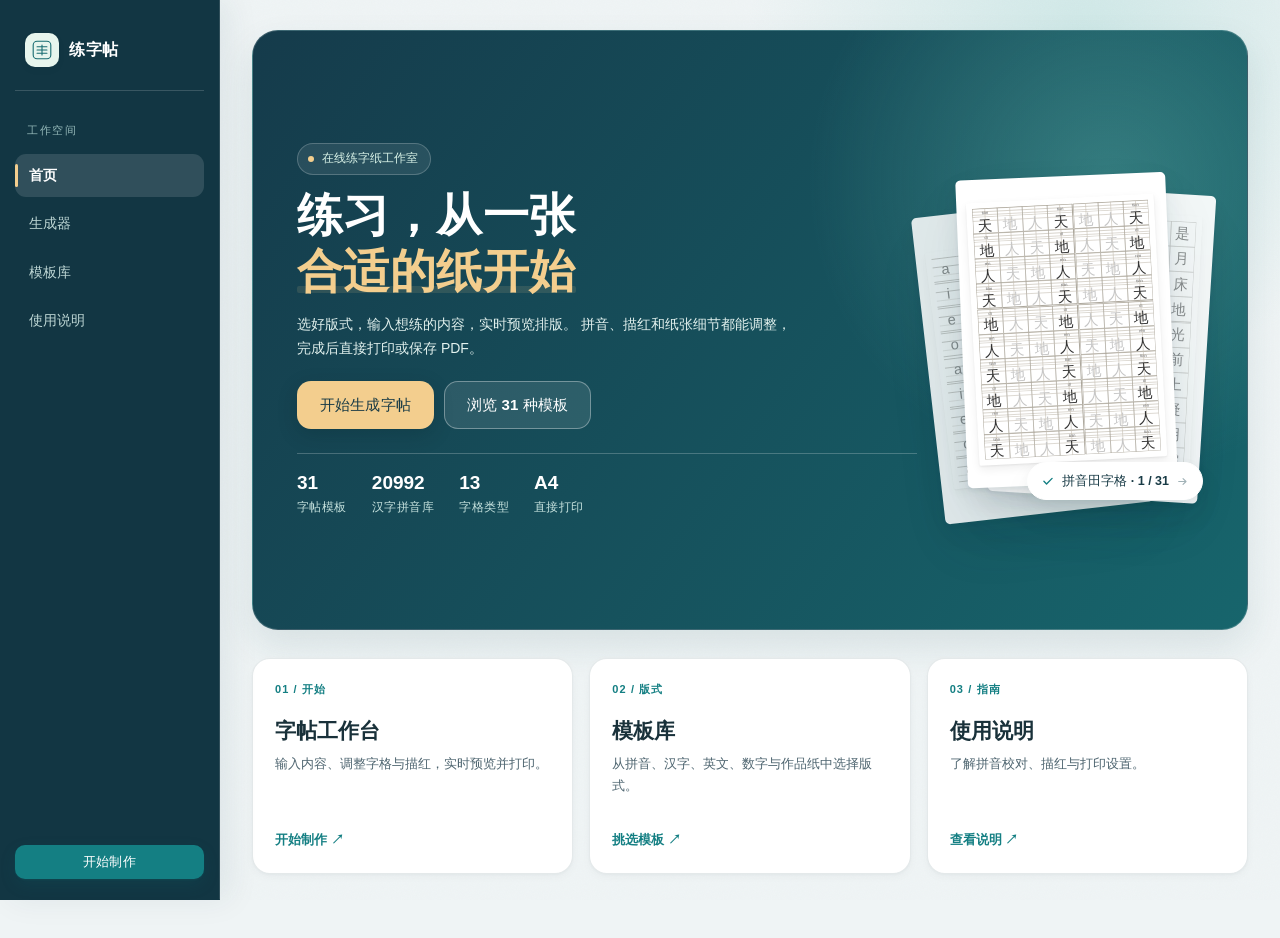
<file: web/index.html>
<!DOCTYPE html>
<html lang="zh-CN" data-theme="light">
<head>
<meta charset="UTF-8">
<meta name="viewport" content="width=device-width, initial-scale=1, viewport-fit=cover">
<title>首页 · 练字帖</title>
<meta name="description" content="练字帖：免费在线字帖生成器，支持田字格、米字格、拼音、英文与古诗练习，实时预览后打印或保存 PDF。">
<link rel="stylesheet" href="assets/css/theme.css?v=3">
<link rel="stylesheet" href="assets/css/fonts.css?v=1">
<link rel="stylesheet" href="assets/css/app.css?v=5">
<link rel="stylesheet" href="assets/css/phone.css?v=2">
<link rel="stylesheet" href="assets/css/studio.css?v=3">
<link rel="stylesheet" href="assets/css/pages.css?v=2">
<link rel="stylesheet" href="assets/css/print.css" media="print">
<link rel="icon" href="data:image/svg+xml,%3Csvg xmlns='http://www.w3.org/2000/svg' viewBox='0 0 100 100'%3E%3Crect width='100' height='100' rx='22' fill='%23123643'/%3E%3Cpath d='M22 30h56M22 50h56M22 70h56M50 22v56' stroke='%23f3ce8e' stroke-width='4' stroke-linecap='round'/%3E%3C/svg%3E">
</head>
<body class="page-home">

<div class="paper-grain" aria-hidden="true"></div>

<!-- ============ 顶栏 ============ -->
<header class="topbar" id="topbar">
  <div class="topbar-inner">
    <a class="brand" href="index.html">
      <span class="brand-mark" aria-hidden="true">
        <svg viewBox="0 0 40 40"><rect x="4" y="4" width="32" height="32" rx="7"/><path d="M11 14h18M11 20h18M11 26h18M20 11v18"/></svg>
      </span>
      <span class="brand-text">
        <strong>练字帖</strong>
      </span>
    </a>

    <nav class="topnav" aria-label="主导航">
      <a href="index.html" class="is-active" aria-current="page">首页</a>
      <a href="studio.html">生成器</a>
      <a href="gallery.html">模板库</a>

      <a href="guide.html">使用说明</a>
    </nav>

    <div class="topbar-actions">
      <a class="btn btn-primary btn-sm nav-create" href="studio.html">开始制作</a>
    </div>
  </div>
</header>

<main id="top">
  <!-- ============ Hero ============ -->
  <section class="hero">
    <div class="hero-grid">
      <div class="hero-copy">
        <span class="eyebrow"><i class="dot"></i>在线练字纸工作室</span>
        <h1>练习，从一张<br><em>合适的纸开始</em></h1>
        <p class="hero-sub">
          选好版式，输入想练的内容，实时预览排版。
          拼音、描红和纸张细节都能调整，完成后直接打印或保存 PDF。
        </p>
        <div class="hero-cta">
          <a href="studio.html" class="btn btn-primary btn-lg">开始生成字帖</a>
          <a href="gallery.html" class="btn btn-ghost btn-lg" id="heroTplBtn">浏览 31 种模板</a>
        </div>
        <ul class="hero-stats">
          <li><b id="statTpl">31</b><span>字帖模板</span></li>
          <li><b>20992</b><span>汉字拼音库</span></li>
          <li><b>13</b><span>字格类型</span></li>
          <li><b>A4</b><span>直接打印</span></li>
        </ul>
      </div>

      <div class="hero-visual" id="heroVisual">
        <div class="stack">
          <div class="sheet sheet-3" aria-hidden="true"></div>
          <div class="sheet sheet-2" aria-hidden="true"></div>
          <div class="sheet sheet-1"></div>
        </div>
        <div class="hero-badge" id="heroBadge" title="点击切换下一款模板">
          <svg viewBox="0 0 24 24"><path d="M5 12.5l4.5 4.5L19 7.5"/></svg>
          <span id="heroBadgeText">所见即所得</span>
          <svg class="hero-badge-next" viewBox="0 0 24 24"><path d="M5 12h13M13 6.5l5.5 5.5-5.5 5.5"/></svg>
        </div>
      </div>
    </div>
  </section>

  <section class="home-paths" aria-label="功能入口">
    <a class="path-card" href="studio.html"><span class="path-number">01 / 开始</span><h2>字帖工作台</h2><p>输入内容、调整字格与描红，实时预览并打印。</p><span class="path-link">开始制作 ↗</span></a>
    <a class="path-card" href="gallery.html"><span class="path-number">02 / 版式</span><h2>模板库</h2><p>从拼音、汉字、英文、数字与作品纸中选择版式。</p><span class="path-link">挑选模板 ↗</span></a>

    <a class="path-card" href="guide.html"><span class="path-number">03 / 指南</span><h2>使用说明</h2><p>了解拼音校对、描红与打印设置。</p><span class="path-link">查看说明 ↗</span></a>
  </section>
</main>

<script src="assets/data/pinyin-data.js" defer></script>
<script src="assets/js/core/pinyin.js" defer></script>
<script src="assets/js/core/grids.js" defer></script>
<script src="assets/js/core/templates.js?v=4" defer></script>
<script src="assets/js/ui/preview.js?v=1" defer></script>
<script src="assets/js/ui/site.js?v=2" defer></script>
<script src="assets/js/ui/home.js?v=1" defer></script>
</body>
</html>
</file>
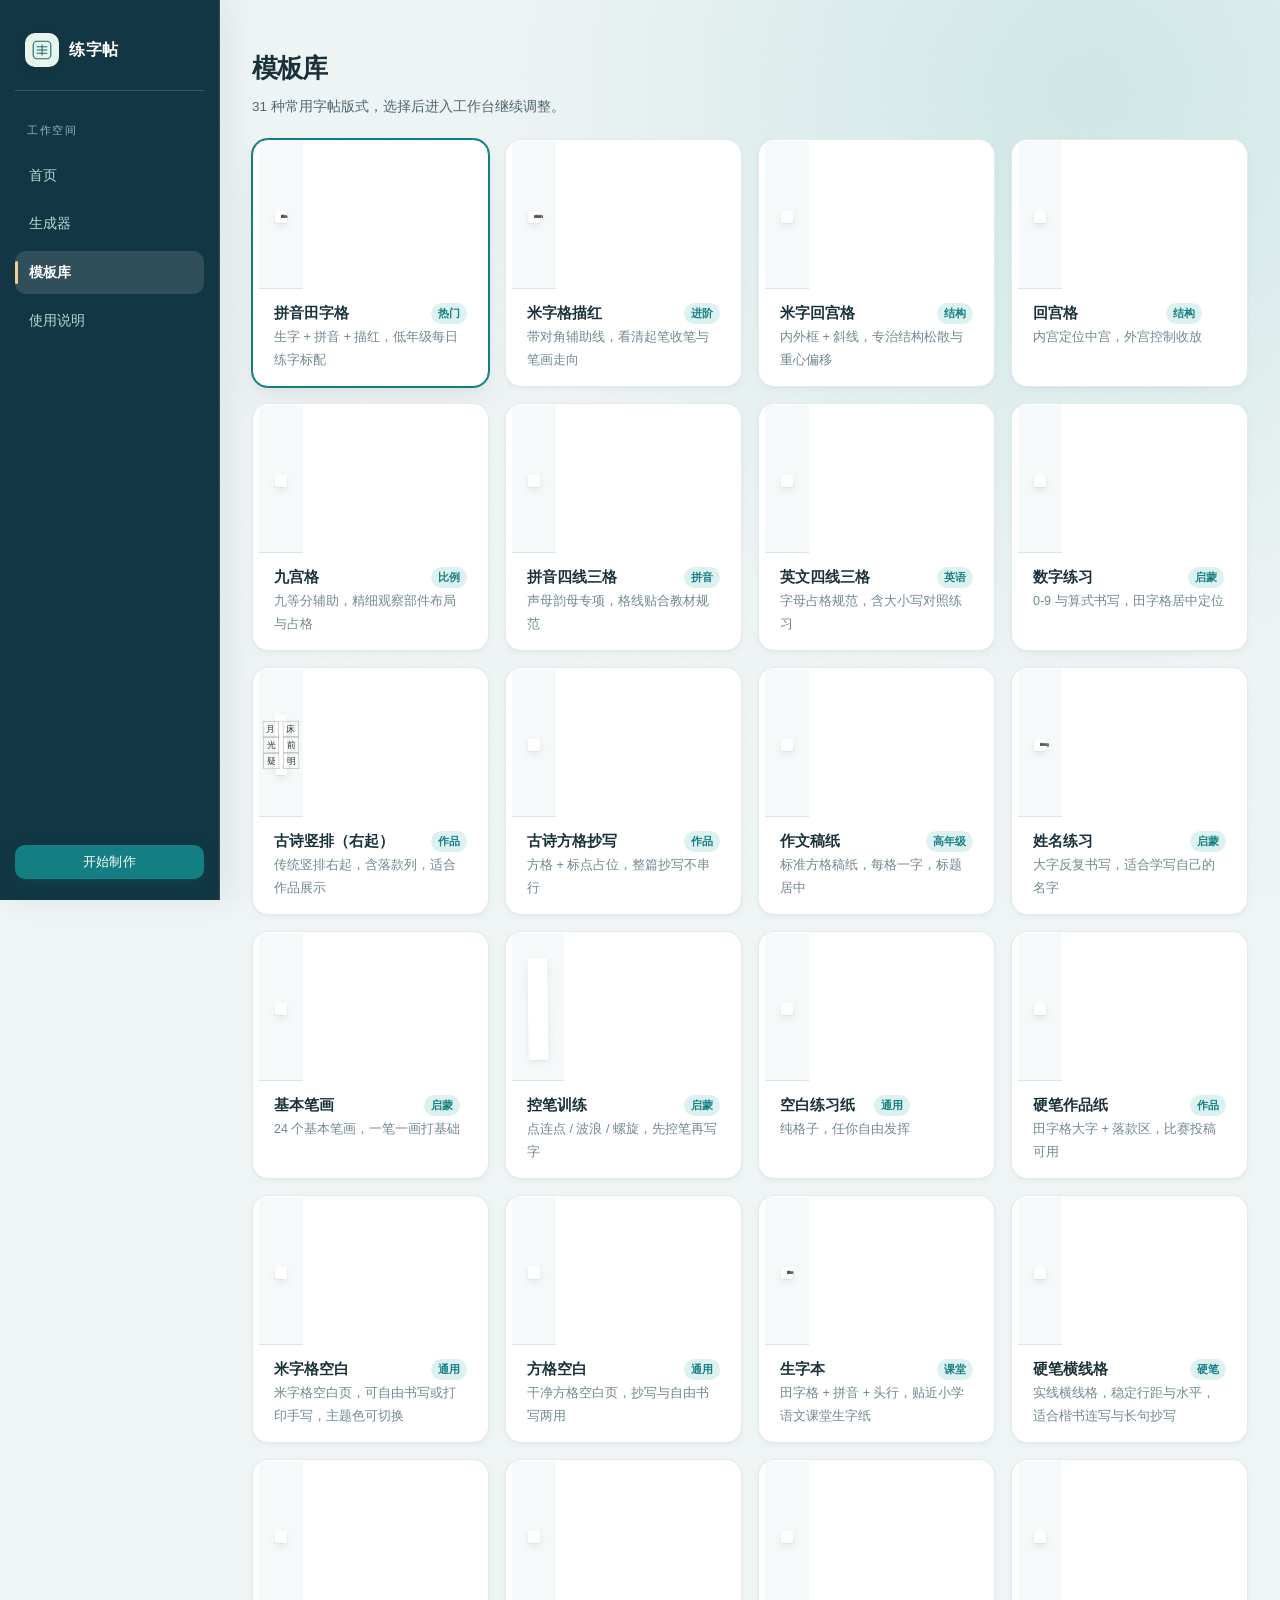
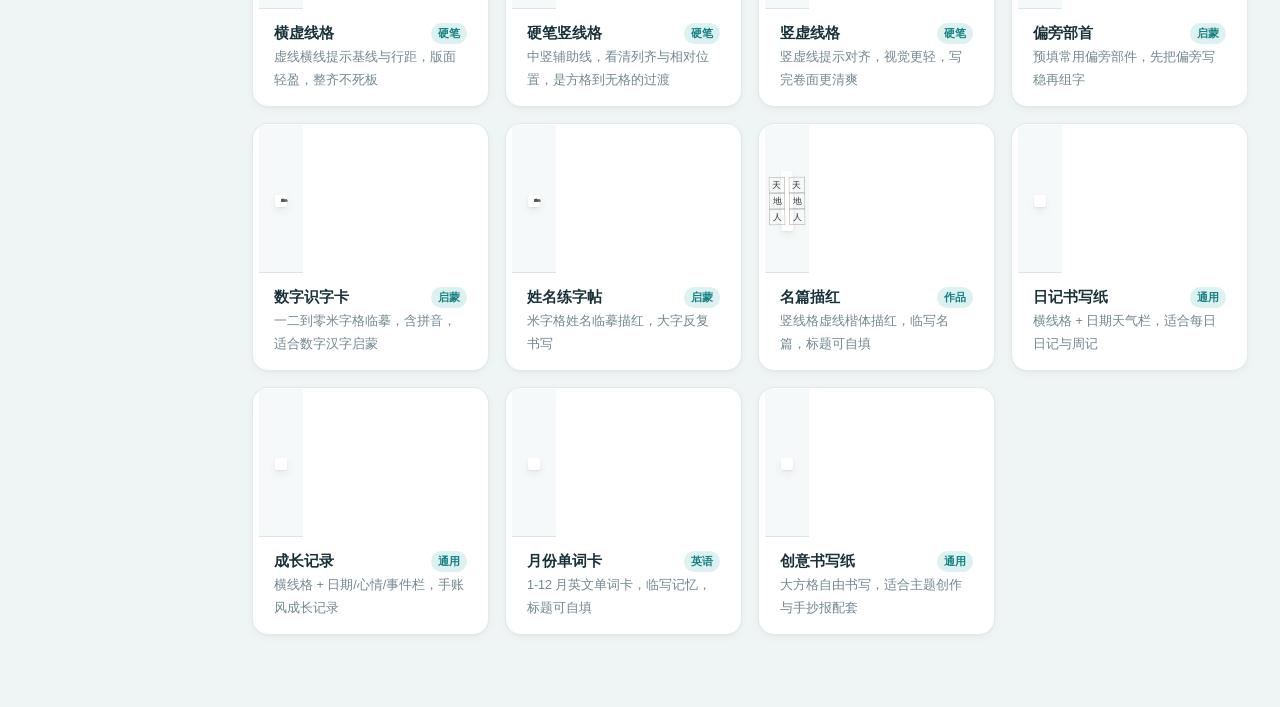
<file: web/gallery.html>
<!DOCTYPE html>
<html lang="zh-CN" data-theme="light">
<head>
<meta charset="UTF-8">
<meta name="viewport" content="width=device-width, initial-scale=1, viewport-fit=cover">
<title>模板库 · 练字帖</title>
<meta name="description" content="练字帖：免费在线字帖生成器，支持田字格、米字格、拼音、英文与古诗练习，实时预览后打印或保存 PDF。">
<link rel="stylesheet" href="assets/css/theme.css?v=3">
<link rel="stylesheet" href="assets/css/fonts.css?v=1">
<link rel="stylesheet" href="assets/css/app.css?v=5">
<link rel="stylesheet" href="assets/css/phone.css?v=2">
<link rel="stylesheet" href="assets/css/studio.css?v=3">
<link rel="stylesheet" href="assets/css/pages.css?v=2">
<link rel="stylesheet" href="assets/css/print.css" media="print">
<link rel="icon" href="data:image/svg+xml,%3Csvg xmlns='http://www.w3.org/2000/svg' viewBox='0 0 100 100'%3E%3Crect width='100' height='100' rx='22' fill='%23123643'/%3E%3Cpath d='M22 30h56M22 50h56M22 70h56M50 22v56' stroke='%23f3ce8e' stroke-width='4' stroke-linecap='round'/%3E%3C/svg%3E">
</head>
<body class="page-gallery">

<div class="paper-grain" aria-hidden="true"></div>

<!-- ============ 顶栏 ============ -->
<header class="topbar" id="topbar">
  <div class="topbar-inner">
    <a class="brand" href="index.html">
      <span class="brand-mark" aria-hidden="true">
        <svg viewBox="0 0 40 40"><rect x="4" y="4" width="32" height="32" rx="7"/><path d="M11 14h18M11 20h18M11 26h18M20 11v18"/></svg>
      </span>
      <span class="brand-text">
        <strong>练字帖</strong>
      </span>
    </a>

    <nav class="topnav" aria-label="主导航">
      <a href="index.html">首页</a>
      <a href="studio.html">生成器</a>
      <a href="gallery.html" class="is-active" aria-current="page">模板库</a>

      <a href="guide.html">使用说明</a>
    </nav>

    <div class="topbar-actions">
      <a class="btn btn-primary btn-sm nav-create" href="studio.html">开始制作</a>
    </div>
  </div>
</header>

<main id="top">
  <!-- ============ 模板库 ============ -->
  <section class="gallery" id="gallery">
    <div class="section-head">
      <div>
        <h2 class="section-title">模板库</h2>
        <p class="section-desc" id="galleryDesc">31 种常用字帖版式，点一下即可套用，再微调成自己的。</p>
      </div>
    </div>
    <div class="tpl-grid" id="tplGrid"></div>
  </section>

</main>

<script src="assets/data/pinyin-data.js" defer></script>
<script src="assets/js/core/pinyin.js" defer></script>
<script src="assets/js/core/grids.js" defer></script>
<script src="assets/js/core/templates.js?v=4" defer></script>
<script src="assets/js/ui/preview.js?v=1" defer></script>
<script src="assets/js/core/store.js?v=2" defer></script>
<script src="assets/js/ui/site.js?v=2" defer></script>
<script src="assets/js/ui/catalog-page.js?v=2" defer></script>
</body>
</html>
</file>
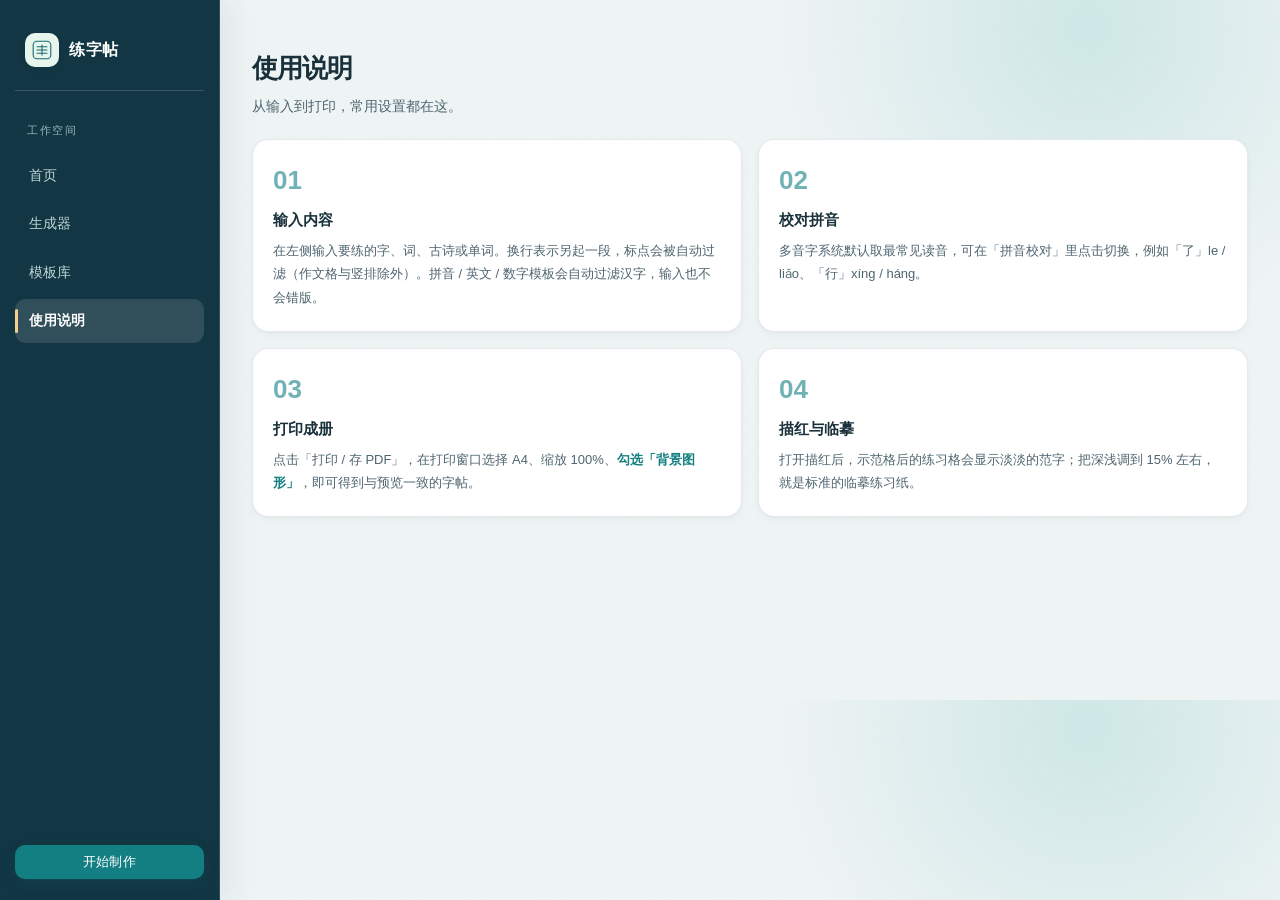
<file: web/guide.html>
<!DOCTYPE html>
<html lang="zh-CN" data-theme="light">
<head>
<meta charset="UTF-8">
<meta name="viewport" content="width=device-width, initial-scale=1, viewport-fit=cover">
<title>使用说明 · 练字帖</title>
<meta name="description" content="练字帖：免费在线字帖生成器，支持田字格、米字格、拼音、英文与古诗练习，实时预览后打印或保存 PDF。">
<link rel="stylesheet" href="assets/css/theme.css?v=3">
<link rel="stylesheet" href="assets/css/fonts.css?v=1">
<link rel="stylesheet" href="assets/css/app.css?v=5">
<link rel="stylesheet" href="assets/css/phone.css?v=2">
<link rel="stylesheet" href="assets/css/studio.css?v=3">
<link rel="stylesheet" href="assets/css/pages.css?v=2">
<link rel="stylesheet" href="assets/css/print.css" media="print">
<link rel="icon" href="data:image/svg+xml,%3Csvg xmlns='http://www.w3.org/2000/svg' viewBox='0 0 100 100'%3E%3Crect width='100' height='100' rx='22' fill='%23123643'/%3E%3Cpath d='M22 30h56M22 50h56M22 70h56M50 22v56' stroke='%23f3ce8e' stroke-width='4' stroke-linecap='round'/%3E%3C/svg%3E">
</head>
<body class="page-guide">

<div class="paper-grain" aria-hidden="true"></div>

<!-- ============ 顶栏 ============ -->
<header class="topbar" id="topbar">
  <div class="topbar-inner">
    <a class="brand" href="index.html">
      <span class="brand-mark" aria-hidden="true">
        <svg viewBox="0 0 40 40"><rect x="4" y="4" width="32" height="32" rx="7"/><path d="M11 14h18M11 20h18M11 26h18M20 11v18"/></svg>
      </span>
      <span class="brand-text">
        <strong>练字帖</strong>
      </span>
    </a>

    <nav class="topnav" aria-label="主导航">
      <a href="index.html">首页</a>
      <a href="studio.html">生成器</a>
      <a href="gallery.html">模板库</a>

      <a href="guide.html" class="is-active" aria-current="page">使用说明</a>
    </nav>

    <div class="topbar-actions">
      <a class="btn btn-primary btn-sm nav-create" href="studio.html">开始制作</a>
    </div>
  </div>
</header>

<main id="top">
  <!-- ============ 说明 ============ -->
  <section class="guide" id="guide">
    <div class="section-head">
      <div>
        <h2 class="section-title">使用说明</h2>
        <p class="section-desc">从输入到打印，常用设置都在这。</p>
      </div>
    </div>
    <div class="guide-grid">
      <article class="guide-card">
        <span class="step">01</span>
        <h3>输入内容</h3>
        <p>在左侧输入要练的字、词、古诗或单词。换行表示另起一段，标点会被自动过滤（作文格与竖排除外）。拼音 / 英文 / 数字模板会自动过滤汉字，输入也不会错版。</p>
      </article>
      <article class="guide-card">
        <span class="step">02</span>
        <h3>校对拼音</h3>
        <p>多音字系统默认取最常见读音，可在「拼音校对」里点击切换，例如「了」le / liǎo、「行」xíng / háng。</p>
      </article>
      <article class="guide-card">
        <span class="step">03</span>
        <h3>打印成册</h3>
        <p>点击「打印 / 存 PDF」，在打印窗口选择 A4、缩放 100%、<b>勾选「背景图形」</b>，即可得到与预览一致的字帖。</p>
      </article>
      <article class="guide-card">
        <span class="step">04</span>
        <h3>描红与临摹</h3>
        <p>打开描红后，示范格后的练习格会显示淡淡的范字；把深浅调到 15% 左右，就是标准的临摹练习纸。</p>
      </article>
    </div>
  </section>
</main>

<script src="assets/js/ui/site.js?v=2" defer></script>
</body>
</html>
</file>
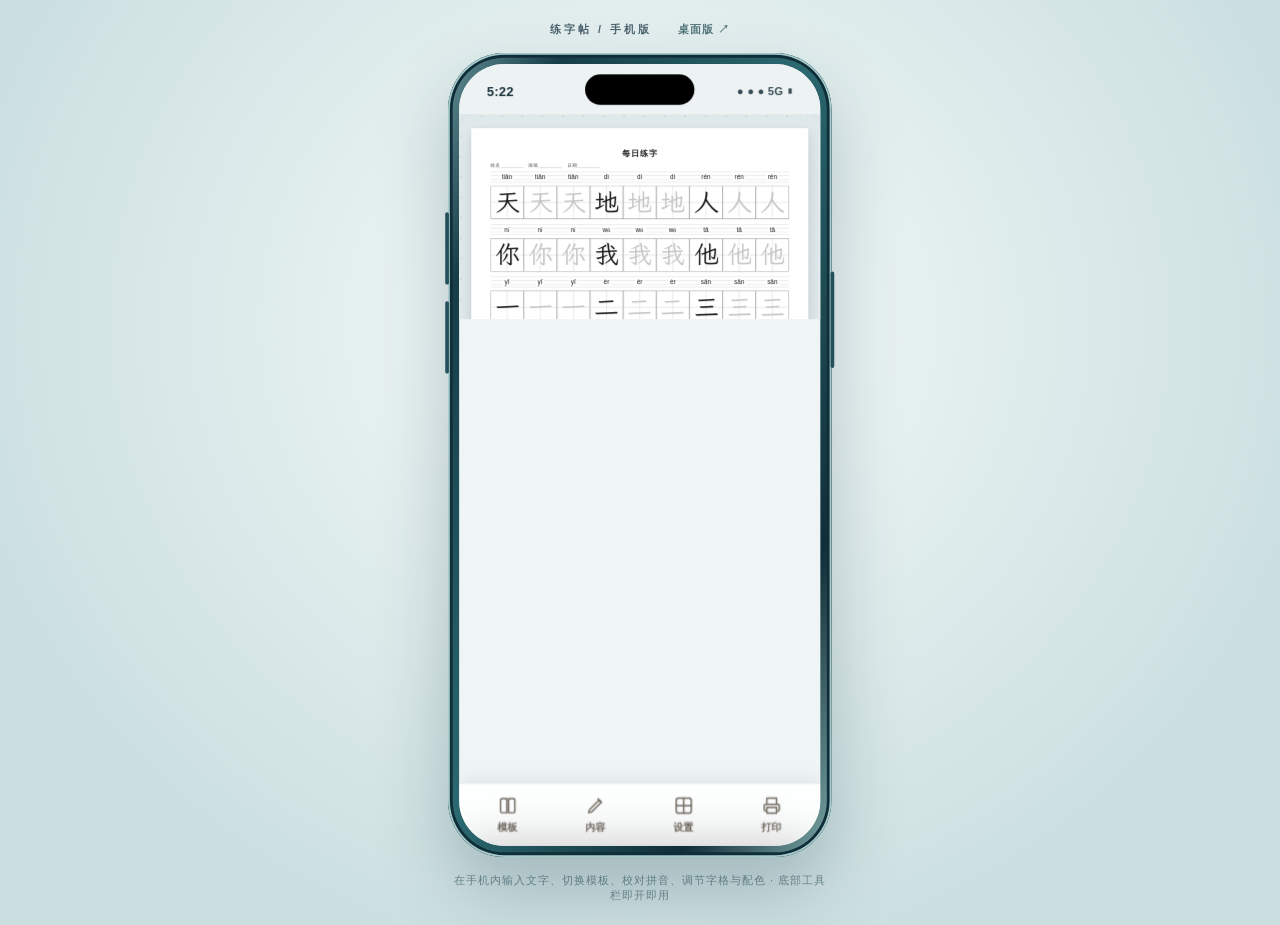
<file: web/mobile.html>
<!DOCTYPE html>
<html lang="zh-CN">
<head>
<meta charset="UTF-8">
<meta name="viewport" content="width=device-width, initial-scale=1, viewport-fit=cover">
<meta name="theme-color" content="#123643">
<title>练字帖 · 手机预览</title>
<style>
  *{box-sizing:border-box}
  body{margin:0;min-height:100svh;background:radial-gradient(ellipse at 50% 35%,#f6fbfa,#cbdfe0 78%);color:#4e6570;
    font-family:-apple-system,BlinkMacSystemFont,"PingFang SC","Microsoft YaHei",sans-serif;
    display:flex;flex-direction:column;align-items:center;justify-content:center;padding:22px;gap:16px}
  .shell-label{font-size:11px;letter-spacing:3px;display:flex;gap:26px;align-items:center;font-weight:600}
  .shell-label a{color:#52757b;text-decoration:none;letter-spacing:1px;font-weight:600;transition:color .15s}
  .shell-label a:hover{color:#147f83}
  .device-space{position:relative;flex:none}
  /* iPhone 金属外壳 */
  .device{width:414px;height:868px;padding:12px;background:linear-gradient(115deg,#648f94,#163d48 15%,#2c6970 48%,#102e39 80%,#7ca7a7);
    border-radius:61px;position:absolute;top:0;left:0;transform-origin:top left;
    box-shadow:0 38px 76px #12364340,inset 0 0 0 2px #a6cbca,inset 0 0 0 5px #102e39}
  .device:before{content:'';position:absolute;left:-3px;top:172px;height:78px;width:4px;border-radius:3px;background:#24505b;box-shadow:0 96px #24505b}
  .device:after{content:'';position:absolute;right:-3px;top:236px;height:104px;width:4px;border-radius:3px;background:#24505b}
  iframe{display:block;width:390px;height:844px;border:0;border-radius:49px;background:#eff4f5}
  .shell-note{margin:0;font-size:11px;color:#6f8a91;letter-spacing:1px;text-align:center;max-width:380px}
  @media(max-width:450px){body{padding:8px;gap:8px}.shell-label{font-size:9px}.shell-note{display:none}}
</style>
</head>
<body>
  <div class="shell-label">
    <span>练字帖 / 手机版</span>
    <a href="studio.html" target="_blank" rel="noopener">桌面版 ↗</a>
  </div>
  <div class="device-space">
    <div class="device">
      <iframe src="studio.html?phone=1" title="练字帖手机预览"></iframe>
    </div>
  </div>
  <p class="shell-note">在手机内输入文字、切换模板、校对拼音、调节字格与配色 · 底部工具栏即开即用</p>
  <script>
    function fitDevice(){
      var scale = Math.min(1, (innerWidth-26)/414, (innerHeight-96)/868);
      var d = document.querySelector('.device');
      d.style.transform = 'scale(' + scale + ')';
      var sp = document.querySelector('.device-space');
      sp.style.width = (414*scale) + 'px';
      sp.style.height = (868*scale) + 'px';
    }
    addEventListener('resize', fitDevice);
    fitDevice();
  </script>
</body>
</html>
</file>
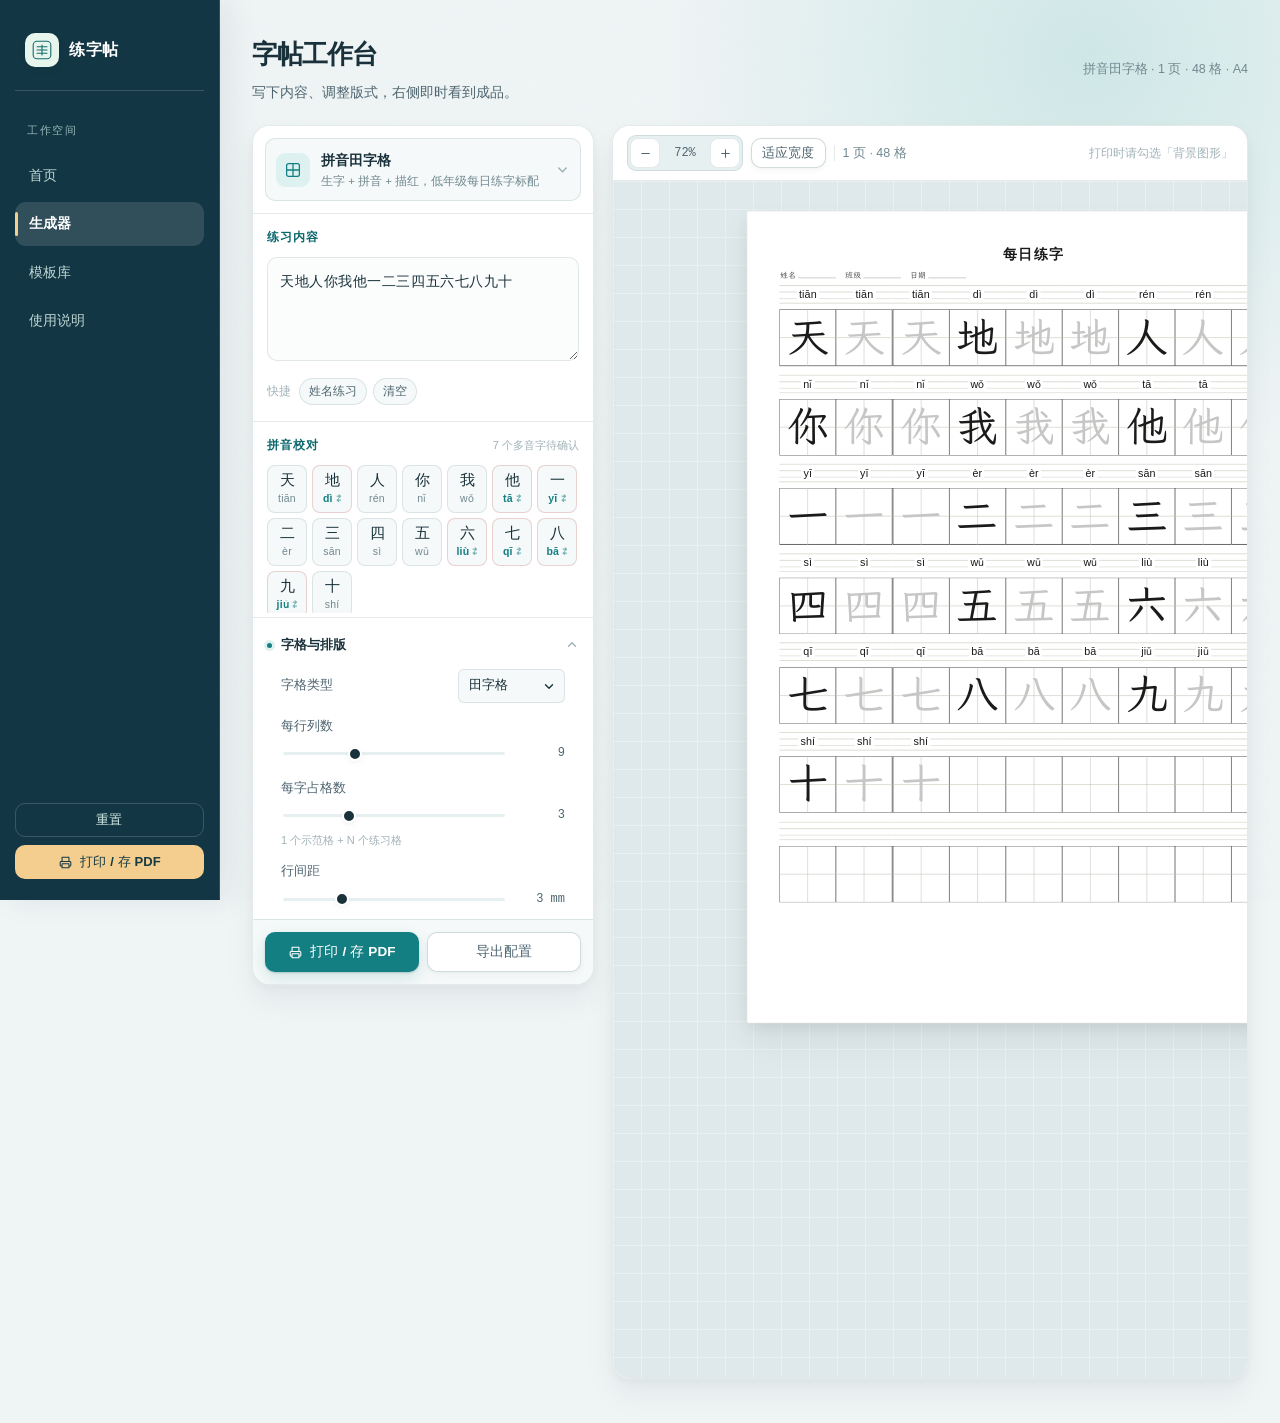
<file: web/studio.html>
<!DOCTYPE html>
<html lang="zh-CN" data-theme="light">
<head>
<meta charset="UTF-8">
<meta name="viewport" content="width=device-width, initial-scale=1, viewport-fit=cover">
<title>字帖工作台 · 练字帖</title>
<meta name="description" content="练字帖：免费在线字帖生成器，支持田字格、米字格、拼音、英文与古诗练习，实时预览后打印或保存 PDF。">
<link rel="stylesheet" href="assets/css/theme.css?v=3">
<link rel="stylesheet" href="assets/css/fonts.css?v=1">
<link rel="stylesheet" href="assets/css/app.css?v=5">
<link rel="stylesheet" href="assets/css/phone.css?v=2">
<link rel="stylesheet" href="assets/css/studio.css?v=3">
<link rel="stylesheet" href="assets/css/pages.css?v=2">
<link rel="stylesheet" href="assets/css/print.css" media="print">
<link rel="icon" href="data:image/svg+xml,%3Csvg xmlns='http://www.w3.org/2000/svg' viewBox='0 0 100 100'%3E%3Crect width='100' height='100' rx='22' fill='%23123643'/%3E%3Cpath d='M22 30h56M22 50h56M22 70h56M50 22v56' stroke='%23f3ce8e' stroke-width='4' stroke-linecap='round'/%3E%3C/svg%3E">
</head>
<body class="page-studio">

<div class="paper-grain" aria-hidden="true"></div>

<!-- ============ 顶栏 ============ -->
<header class="topbar" id="topbar">
  <div class="topbar-inner">
    <a class="brand" href="index.html">
      <span class="brand-mark" aria-hidden="true">
        <svg viewBox="0 0 40 40"><rect x="4" y="4" width="32" height="32" rx="7"/><path d="M11 14h18M11 20h18M11 26h18M20 11v18"/></svg>
      </span>
      <span class="brand-text">
        <strong>练字帖</strong>
      </span>
    </a>

    <nav class="topnav" aria-label="主导航">
      <a href="index.html">首页</a>
      <a href="studio.html" class="is-active" aria-current="page">生成器</a>
      <a href="gallery.html">模板库</a>

      <a href="guide.html">使用说明</a>
    </nav>

    <div class="topbar-actions">
      <button class="btn btn-ghost btn-sm" id="btnResetTop">重置</button>
      <button class="btn btn-primary btn-sm" id="btnPrintTop">
        <svg viewBox="0 0 24 24" class="btn-ico"><path d="M6.5 9V3.5h11V9M6.5 18H5a1.5 1.5 0 0 1-1.5-1.5V12A1.5 1.5 0 0 1 5 10.5h14A1.5 1.5 0 0 1 20.5 12v4.5A1.5 1.5 0 0 1 19 18h-1.5M6.5 14h11v6.5h-11z"/></svg>
        打印 / 存 PDF
      </button>
    </div>
  </div>
</header>

<main id="top">
  <!-- ============ 工作台 ============ -->
  <section class="studio" id="studio">
    <div class="section-head">
      <div>
        <h2 class="section-title">字帖工作台</h2>
        <p class="section-desc">写下内容、调整版式，右侧即时看到成品。</p>
      </div>
      <div class="section-meta" id="studioMeta">—</div>
    </div>

    <div class="studio-grid">
      <!-- 控制面板 -->
      <aside class="panel" id="panel">
        <div class="panel-top">
          <button class="tpl-current" id="tplCurrent" type="button">
            <span class="tpl-current-ico" id="tplCurrentIco"></span>
            <span class="tpl-current-copy">
              <b id="tplCurrentName">拼音田字格</b>
              <small id="tplCurrentDesc">生字 + 拼音 + 描红</small>
            </span>
            <svg class="tpl-current-arrow" viewBox="0 0 16 16"><path d="M4 6.5 8 10.5 12 6.5" fill="none" stroke="currentColor" stroke-width="1.6" stroke-linecap="round" stroke-linejoin="round"/></svg>
          </button>
        </div>

        <div class="panel-scroll">
          <!-- 内容 -->
          <section class="block">
            <div class="block-head">
              <span class="block-title">练习内容</span>
            </div>
            <textarea id="textInput" class="content-input" spellcheck="false"
              placeholder="输入要练习的内容，可用换行分段。&#10;例如：天地人你我他&#10;古诗、单词、拼音均可，系统会自动分段排版。"></textarea>
            <div class="input-hint" id="inputHint" hidden></div>
            <div class="quick-row">
              <span class="quick-label">快捷</span>
              <button class="quick" data-quick="name">姓名练习</button>
              <button class="quick" data-quick="clear">清空</button>
            </div>
          </section>

          <!-- 拼音校对 -->
          <section class="block" id="pyBlock">
            <div class="block-head">
              <span class="block-title">拼音校对</span>
              <span class="block-note" id="pyNote">点击拼音可切换多音字</span>
            </div>
            <div class="py-check" id="pyCheck"></div>
          </section>

          <!-- 设置 -->
          <div id="panelSettings" class="settings"></div>
        </div>

        <div class="panel-foot">
          <button class="btn btn-primary" id="btnPrint">
            <svg viewBox="0 0 24 24" class="btn-ico"><path d="M6.5 9V3.5h11V9M6.5 18H5a1.5 1.5 0 0 1-1.5-1.5V12A1.5 1.5 0 0 1 5 10.5h14A1.5 1.5 0 0 1 20.5 12v4.5A1.5 1.5 0 0 1 19 18h-1.5M6.5 14h11v6.5h-11z"/></svg>
            打印 / 存 PDF
          </button>
          <button class="btn btn-ghost" id="btnSavePreset">导出配置</button>
        </div>
      </aside>

      <!-- 预览台 -->
      <section class="stage">
        <div class="stage-bar">
          <div class="stage-bar-left">
            <div class="seg-zoom">
              <button class="icon-btn sm" id="zoomOut" title="缩小">
                <svg viewBox="0 0 24 24"><path d="M6 12h12"/></svg>
              </button>
              <span class="zoom-val" id="zoomVal">100%</span>
              <button class="icon-btn sm" id="zoomIn" title="放大">
                <svg viewBox="0 0 24 24"><path d="M12 6v12M6 12h12"/></svg>
              </button>
            </div>
            <button class="btn btn-ghost btn-xs" id="zoomFit">适应宽度</button>
            <span class="stage-divider"></span>
            <span class="stage-info" id="stageInfo">1 页</span>
          </div>
          <div class="stage-bar-right">
            <span class="stage-hint" id="stageHint">打印时请勾选「背景图形」</span>
          </div>
        </div>
        <div class="stage-canvas" id="canvas">
          <div class="pages" id="pages"></div>
        </div>
      </section>
    </div>
  </section>

  <!-- ============ 模板库 ============ -->
  <section class="gallery" id="gallery">
    <div class="section-head">
      <div>
        <h2 class="section-title">模板库</h2>
        <p class="section-desc" id="galleryDesc">31 种常用字帖版式，点一下即可套用，再微调成自己的。</p>
      </div>
    </div>
    <div class="tpl-grid" id="tplGrid"></div>
  </section>

</main>

<div class="toasts" id="toasts"></div>

<script src="assets/data/pinyin-data.js" defer></script>
<script src="assets/js/core/pinyin.js" defer></script>
<script src="assets/js/core/grids.js" defer></script>
<script src="assets/js/core/templates.js?v=4" defer></script>
<script src="assets/js/core/layout.js?v=2" defer></script>
<script src="assets/js/core/render.js?v=5" defer></script>
<script src="assets/js/core/store.js?v=2" defer></script>
<script src="assets/js/ui/controls.js?v=4" defer></script>
<script src="assets/js/ui/preview.js?v=1" defer></script>
<script src="assets/js/ui/app.js?v=5" defer></script>
</body>
</html>
</file>
<file: web/assets/css/theme.css>
/* ============================================================
 * theme.css —— 设计令牌 / 基础重置 / 通用控件
 * 主题：清爽练字工作室，青绿与纸白（支持深浅模式）
 * ========================================================== */

:root {
  /* 色板 */
  --paper: #FFFDF7;
  --bg: #EFF4F5;
  --surface: #FFFFFF;
  --surface-2: #F5F9F9;
  --surface-3: #E7F0F1;
  --stage-bg: #DFE9EB;

  --ink: #19313A;
  --ink-2: #4E6570;
  --ink-3: #718890;
  --ink-4: #A1B2B7;

  --accent: #147F83;
  --accent-2: #0D686D;
  --accent-soft: #DDF2F0;
  --jade: #147F83;
  --gold: #D4A35C;

  --border: #244A571F;
  --border-2: #244A5733;
  --ring: #147F8340;

  /* 字体 */
  --font-ui: -apple-system, BlinkMacSystemFont, "SF Pro SC", "PingFang SC",
    "Hiragino Sans GB", "Microsoft YaHei", "Segoe UI", Roboto, sans-serif;
  --font-serif: "Songti SC", "STSong", "Source Han Serif SC", "Noto Serif SC",
    "PingFang SC", Georgia, serif;
  --font-mono: "SF Mono", "JetBrains Mono", ui-monospace, Menlo, monospace;

  /* 尺度 */
  --r-xs: 6px;
  --r-sm: 10px;
  --r: 14px;
  --r-lg: 20px;
  --r-xl: 28px;

  --sh-1: 0 1px 3px #1639440A, 0 3px 10px #16394408;
  --sh-2: 0 4px 12px #1639440C, 0 16px 32px #1639440D;
  --sh-3: 0 10px 24px #16394416, 0 30px 70px #1639441C;
  --sh-paper: 0 2px 4px #16394412, 0 10px 24px #16394414, 0 30px 60px #16394412;

  --ease: cubic-bezier(.22, .61, .36, 1);
  --ease-out: cubic-bezier(.16, 1, .3, 1);
  --topbar-h: 62px;
  --maxw: 1280px;

  color-scheme: light;
}

[data-theme="dark"] {
  --paper: #17272B;
  --bg: #0F1D22;
  --surface: #193039;
  --surface-2: #203841;
  --surface-3: #29434B;
  --stage-bg: #0B1B21;

  --ink: #F0F7F5;
  --ink-2: #C4D8D9;
  --ink-3: #93ADB3;
  --ink-4: #6F8A91;

  --accent: #63CEC2;
  --accent-2: #36AFA6;
  --accent-soft: #63CEC225;
  --jade: #63CEC2;
  --gold: #E4BC7B;

  --border: #E3F5F01F;
  --border-2: #E3F5F038;
  --ring: #63CEC24D;

  --sh-1: 0 1px 2px #0008, 0 2px 8px #0006;
  --sh-2: 0 2px 6px #0008, 0 12px 28px #000A;
  --sh-3: 0 8px 20px #000A, 0 28px 64px #000C;
  --sh-paper: 0 2px 4px #0006, 0 14px 32px #000A, 0 40px 80px #0009;

  color-scheme: dark;
}

* { box-sizing: border-box; }

html { -webkit-text-size-adjust: 100%; scroll-behavior: smooth; scroll-padding-top: 84px; }

body {
  margin: 0;
  background: var(--bg);
  color: var(--ink);
  font-family: var(--font-ui);
  font-size: 14px;
  line-height: 1.6;
  -webkit-font-smoothing: antialiased;
  overflow-x: hidden;
}

h1, h2, h3, h4, p, ul, ol, figure { margin: 0; }
ul, ol { padding: 0; list-style: none; }
a { color: inherit; text-decoration: none; }
button { font: inherit; color: inherit; background: none; border: 0; cursor: pointer; }
input, textarea, select { font: inherit; color: inherit; }
svg { display: block; }
::selection { background: var(--accent); color: #fff; }

/* 纸纹 */
.paper-grain {
  position: fixed; inset: 0; z-index: 0; pointer-events: none;
  opacity: .045; mix-blend-mode: multiply;
  background-image: url("data:image/svg+xml,%3Csvg xmlns='http://www.w3.org/2000/svg' width='180' height='180'%3E%3Cfilter id='n'%3E%3CfeTurbulence type='fractalNoise' baseFrequency='.85' numOctaves='3' stitchTiles='stitch'/%3E%3C/filter%3E%3Crect width='180' height='180' filter='url(%23n)'/%3E%3C/svg%3E");
}
[data-theme="dark"] .paper-grain { opacity: .05; mix-blend-mode: screen; }

/* ---------------- 按钮 ---------------- */
.btn {
  display: inline-flex; align-items: center; justify-content: center; gap: 7px;
  height: 40px; padding: 0 16px; border-radius: var(--r-sm);
  font-size: 13.5px; font-weight: 550; letter-spacing: .01em;
  border: 1px solid transparent; white-space: nowrap;
  transition: transform .18s var(--ease), background .18s var(--ease),
    border-color .18s var(--ease), box-shadow .18s var(--ease), color .18s var(--ease);
}
.btn:active { transform: scale(.975); }
.btn-ico { width: 15px; height: 15px; fill: none; stroke: currentColor; stroke-width: 1.7; stroke-linecap: round; stroke-linejoin: round; }

.btn-primary {
  background: var(--accent); color: #fff;
  box-shadow: 0 1px 2px #0E6D7040, 0 6px 16px #0E6D7026;
}
.btn-primary:hover { background: var(--accent-2); box-shadow: 0 2px 4px #0E6D704D, 0 10px 24px #0E6D7033; transform: translateY(-1px); }

.btn-ghost {
  background: var(--surface); color: var(--ink-2);
  border-color: var(--border-2); box-shadow: var(--sh-1);
}
.btn-ghost:hover { color: var(--ink); border-color: var(--ink-4); background: var(--surface-2); transform: translateY(-1px); }

.btn-lg { height: 48px; padding: 0 22px; font-size: 15px; border-radius: var(--r); }
.btn-sm { height: 34px; padding: 0 12px; font-size: 13px; }
.btn-xs { height: 30px; padding: 0 10px; font-size: 12.5px; }
.btn[disabled] { opacity: .5; pointer-events: none; }

.icon-btn {
  display: inline-flex; align-items: center; justify-content: center;
  width: 36px; height: 36px; border-radius: 10px; color: var(--ink-2);
  border: 1px solid var(--border); background: var(--surface);
  transition: all .18s var(--ease);
}
.icon-btn:hover { color: var(--ink); border-color: var(--ink-4); background: var(--surface-2); }
.icon-btn svg { width: 17px; height: 17px; fill: none; stroke: currentColor; stroke-width: 1.7; stroke-linecap: round; stroke-linejoin: round; }
.icon-btn.sm { width: 30px; height: 30px; border-radius: 8px; }
.icon-btn.sm svg { width: 15px; height: 15px; }

/* ---------------- 通用小控件 ---------------- */
.eyebrow {
  display: inline-flex; align-items: center; gap: 8px;
  padding: 5px 12px 5px 10px; border-radius: 100px;
  background: var(--surface); border: 1px solid var(--border);
  font-size: 12px; font-weight: 550; color: var(--ink-2);
  box-shadow: var(--sh-1);
}
.eyebrow .dot {
  width: 6px; height: 6px; border-radius: 50%; background: var(--accent);
  box-shadow: 0 0 0 3px var(--accent-soft);
  animation: pulse 2.4s var(--ease) infinite;
}
@keyframes pulse {
  0%, 100% { box-shadow: 0 0 0 3px var(--accent-soft); }
  50% { box-shadow: 0 0 0 6px #147F830A; }
}

/* ---------------- Toast ---------------- */
.toasts {
  position: fixed; z-index: 200; bottom: 26px; left: 50%; transform: translateX(-50%);
  display: flex; flex-direction: column; gap: 8px; align-items: center; pointer-events: none;
}
.toast {
  display: flex; align-items: center; gap: 9px;
  padding: 10px 16px; border-radius: 100px;
  background: var(--ink); color: var(--paper);
  font-size: 13px; font-weight: 500; box-shadow: var(--sh-3);
  animation: toastIn .32s var(--ease-out) both;
}
.toast svg { width: 15px; height: 15px; fill: none; stroke: currentColor; stroke-width: 2; stroke-linecap: round; stroke-linejoin: round; }
.toast.out { animation: toastOut .24s var(--ease) both; }
@keyframes toastIn { from { opacity: 0; transform: translateY(14px) scale(.96); } }
@keyframes toastOut { to { opacity: 0; transform: translateY(8px) scale(.97); } }

/* ---------------- Modal ---------------- */
.modal { position: fixed; inset: 0; z-index: 150; display: grid; place-items: center; padding: 24px; }
.modal[hidden] { display: none; }
.modal-mask { position: absolute; inset: 0; background: #0B0A0880; backdrop-filter: blur(6px); animation: fade .2s var(--ease); }
.modal-panel {
  position: relative; width: min(720px, 100%); max-height: 82vh;
  display: flex; flex-direction: column; overflow: hidden;
  background: var(--surface); border: 1px solid var(--border); border-radius: var(--r-xl);
  box-shadow: var(--sh-3); animation: modalIn .28s var(--ease-out);
}
@keyframes fade { from { opacity: 0; } }
@keyframes modalIn { from { opacity: 0; transform: translateY(16px) scale(.98); } }
.modal-head {
  display: flex; align-items: center; justify-content: space-between;
  padding: 16px 18px; border-bottom: 1px solid var(--border);
}
.modal-head h3 { font-family: var(--font-serif); font-size: 17px; font-weight: 600; }
.modal-body { padding: 8px 10px 18px; overflow: auto; }

/* ---------------- 表单控件（面板内） ---------------- */
.ctl-select { position: relative; }
.ctl-select select {
  appearance: none; width: 100%; height: 34px; padding: 0 30px 0 10px;
  background: var(--surface-2); border: 1px solid var(--border); border-radius: var(--r-xs);
  font-size: 13px; cursor: pointer; transition: all .16s var(--ease);
}
.ctl-select select:hover { border-color: var(--ink-4); }
.ctl-select select:focus { outline: none; border-color: var(--accent); box-shadow: 0 0 0 3px var(--ring); }
.ctl-caret {
  position: absolute; right: 9px; top: 50%; transform: translateY(-50%);
  width: 14px; height: 14px; fill: none; stroke: var(--ink-3); stroke-width: 1.6;
  stroke-linecap: round; stroke-linejoin: round; pointer-events: none;
}

.ctl-seg {
  display: flex; gap: 2px; padding: 2px; border-radius: 9px;
  background: var(--surface-3); border: 1px solid var(--border);
}
.seg-btn {
  flex: 1; min-width: 0; height: 28px; padding: 0 6px; border-radius: 7px;
  font-size: 12.5px; color: var(--ink-3); white-space: nowrap;
  transition: all .18s var(--ease);
}
.seg-btn:hover { color: var(--ink-2); }
.seg-btn.is-on {
  background: var(--surface); color: var(--ink); font-weight: 600;
  box-shadow: var(--sh-1);
}

.ctl-range { display: flex; align-items: center; gap: 10px; }
.ctl-range input[type="range"] {
  flex: 1; appearance: none; height: 18px; background: none; cursor: pointer;
}
.ctl-range input[type="range"]::-webkit-slider-runnable-track {
  height: 3px; border-radius: 2px; background: var(--surface-3);
}
.ctl-range input[type="range"]::-webkit-slider-thumb {
  appearance: none; width: 14px; height: 14px; margin-top: -5.5px; border-radius: 50%;
  background: var(--ink); border: 2px solid var(--surface);
  box-shadow: var(--sh-1); transition: transform .16s var(--ease);
}
.ctl-range input[type="range"]:hover::-webkit-slider-thumb { transform: scale(1.18); }
.ctl-range input[type="range"]:active::-webkit-slider-thumb { transform: scale(1.05); }
.ctl-range input[type="range"]::-moz-range-track { height: 3px; border-radius: 2px; background: var(--surface-3); }
.ctl-range input[type="range"]::-moz-range-thumb {
  width: 12px; height: 12px; border-radius: 50%; background: var(--ink);
  border: 2px solid var(--surface); box-shadow: var(--sh-1);
}
.ctl-out {
  min-width: 48px; text-align: right; font-size: 12px; font-variant-numeric: tabular-nums;
  color: var(--ink-2); font-family: var(--font-mono);
}

.ctl-color { display: flex; align-items: center; gap: 8px; }
.color-well { position: relative; width: 34px; height: 26px; flex: none; }
.color-well input { position: absolute; inset: 0; opacity: 0; cursor: pointer; }
.color-well span {
  display: block; width: 100%; height: 100%; border-radius: var(--r-xs);
  border: 1px solid var(--border-2); box-shadow: inset 0 1px 2px #0002;
}
.sw-row { display: flex; gap: 5px; }
.sw {
  width: 18px; height: 18px; border-radius: 5px; border: 1px solid var(--border-2);
  transition: transform .16s var(--ease);
}
.sw:hover { transform: scale(1.14); }
.sw.is-on { box-shadow: 0 0 0 2px var(--surface), 0 0 0 3.5px var(--accent); }

.ctl-switch { position: relative; display: inline-flex; }
.ctl-switch input { position: absolute; opacity: 0; width: 0; height: 0; }
.ctl-switch .track {
  display: block; width: 38px; height: 22px; border-radius: 100px;
  background: var(--surface-3); border: 1px solid var(--border);
  transition: all .22s var(--ease); position: relative;
}
.ctl-switch .knob {
  position: absolute; top: 2px; left: 2px; width: 16px; height: 16px; border-radius: 50%;
  background: var(--surface); box-shadow: 0 1px 3px #0003;
  transition: all .22s var(--ease);
}
.ctl-switch input:checked + .track { background: var(--accent); border-color: transparent; }
.ctl-switch input:checked + .track .knob { left: 19px; }
.ctl-switch input:focus-visible + .track { box-shadow: 0 0 0 3px var(--ring); }

.ctl-chips { display: flex; flex-wrap: wrap; gap: 6px; }
.chip {
  padding: 4px 10px; border-radius: 100px; font-size: 12px;
  background: var(--surface-2); border: 1px solid var(--border); color: var(--ink-3);
  transition: all .16s var(--ease);
}
.chip:hover { border-color: var(--ink-4); color: var(--ink-2); }
.chip.is-on {
  background: var(--accent-soft); border-color: #B1392C40; color: var(--accent); font-weight: 600;
}

.ctl-text input {
  width: 100%; height: 34px; padding: 0 10px; font-size: 13px;
  background: var(--surface-2); border: 1px solid var(--border); border-radius: var(--r-xs);
  transition: all .16s var(--ease);
}
.ctl-text input:focus { outline: none; border-color: var(--accent); box-shadow: 0 0 0 3px var(--ring); }

@media (prefers-reduced-motion: reduce) {
  *, *::before, *::after { animation-duration: .01ms !important; transition-duration: .01ms !important; }
}
</file>
<file: web/assets/css/fonts.css>
/* 字帖字形使用本地 Web 字体，离线预览与打印保持一致。 */
@font-face {
  font-family: 'CB WenKai';
  src: url('../fonts/LXGWWenKai-Regular.woff2') format('woff2');
  font-style: normal;
  font-weight: 400;
  font-display: swap;
}
@font-face {
  font-family: 'CB XingShu';
  src: url('../fonts/ZhiMangXing-Regular.woff2') format('woff2');
  font-style: normal;
  font-weight: 400;
  font-display: swap;
}
@font-face {
  font-family: 'CB SongTi';
  src: url('../fonts/ZCOOLXiaoWei-Regular.woff2') format('woff2');
  font-style: normal;
  font-weight: 400;
  font-display: swap;
}
@font-face {
  font-family: 'CB ShuFa';
  src: url('../fonts/LongCang-Regular.woff2') format('woff2');
  font-style: normal;
  font-weight: 400;
  font-display: swap;
}
@font-face {
  font-family: 'CB YuanTi';
  src: url('../fonts/Huninn-Regular.woff2') format('woff2');
  font-style: normal;
  font-weight: 400;
  font-display: swap;
}
@font-face {
  font-family: 'CB Handwriting';
  src: url('../fonts/Caveat.woff2') format('woff2');
  font-style: normal;
  font-weight: 400 700;
  font-display: swap;
}
</file>
<file: web/assets/css/app.css>
/* ============================================================
 * app.css —— 页面布局 + 字帖渲染区样式
 * ========================================================== */
main { position: relative; z-index: 1; }
/* 保证 hidden 属性不被组件自身的 display 覆盖 */
[hidden] { display: none !important; }

/* ---------------- 顶栏 ---------------- */
.topbar {
  position: sticky; top: 0; z-index: 100;
  backdrop-filter: blur(18px) saturate(1.7);
  -webkit-backdrop-filter: blur(18px) saturate(1.7);
  background: color-mix(in srgb, var(--bg) 78%, transparent);
  border-bottom: 1px solid transparent;
  transition: border-color .25s var(--ease), box-shadow .25s var(--ease), background .25s var(--ease);
}
.topbar.is-scrolled { border-bottom-color: var(--border); box-shadow: 0 1px 0 #1A181508, 0 8px 24px #1A181508; }
.topbar-inner {
  max-width: var(--maxw); margin: 0 auto; height: var(--topbar-h);
  padding: 0 26px; display: flex; align-items: center; gap: 26px;
}

.brand { display: flex; align-items: center; gap: 10px; margin-right: auto; }
.brand-mark {
  display: grid; place-items: center; width: 34px; height: 34px; border-radius: 10px;
  background: var(--ink); color: var(--paper); box-shadow: var(--sh-1);
}
.brand-mark svg { width: 22px; height: 22px; fill: none; stroke: currentColor; stroke-width: 2; stroke-linecap: round; }
.brand-mark.sm { width: 30px; height: 30px; border-radius: 9px; }
.brand-mark.sm svg { width: 19px; height: 19px; }
.brand-text { display: flex; flex-direction: column; line-height: 1.15; }
.brand-text strong { font-family: var(--font-serif); font-size: 16px; font-weight: 600; letter-spacing: .04em; }
.brand-text em { font-style: normal; font-size: 10px; letter-spacing: .12em; color: var(--ink-3); text-transform: uppercase; }

.topnav { display: flex; gap: 4px; }
.topnav a {
  position: relative; padding: 7px 13px; border-radius: 9px;
  font-size: 13.5px; color: var(--ink-3); transition: all .18s var(--ease);
}
.topnav a:hover { color: var(--ink); background: var(--surface-2); }
.topnav a.is-active { color: var(--ink); font-weight: 600; }
.topnav a.is-active::after {
  content: ""; position: absolute; left: 13px; right: 13px; bottom: 1px;
  height: 2px; border-radius: 2px; background: var(--accent);
}
.topbar-actions { display: flex; align-items: center; gap: 8px; }

/* ---------------- Hero ---------------- */
.hero { max-width: var(--maxw); margin: 0 auto; padding: 62px 26px 44px; }
.hero-grid { display: grid; grid-template-columns: 1.02fr .98fr; gap: 44px; align-items: center; }
.hero-copy h1 {
  margin: 18px 0 0; font-family: var(--font-serif);
  font-size: clamp(38px, 4.6vw, 58px); line-height: 1.22; font-weight: 600; letter-spacing: .01em;
}
.hero-copy h1 em { font-style: normal; color: var(--accent); position: relative; }
.hero-copy h1 em::after {
  content: ""; position: absolute; left: 0; right: 0; bottom: .08em; height: .16em;
  background: var(--accent); opacity: .16; border-radius: 2px;
}
.hero-sub { margin: 16px 0 0; max-width: 30em; font-size: 15px; line-height: 1.85; color: var(--ink-2); }
.hero-cta { display: flex; gap: 10px; margin-top: 26px; flex-wrap: wrap; }
.hero-stats { display: flex; gap: 30px; margin-top: 34px; padding-top: 22px; border-top: 1px solid var(--border); }
.hero-stats li { display: flex; flex-direction: column; }
.hero-stats b { font-family: var(--font-serif); font-size: 22px; font-weight: 600; }
.hero-stats span { font-size: 11.5px; color: var(--ink-3); letter-spacing: .04em; }

/* Hero 纸叠（2:3 纸卡 + 16 模板轮换） */
.hero-visual { position: relative; height: 500px; display: grid; place-items: center; }
.hero-visual .stack { position: relative; width: 292px; height: 438px; perspective: 1200px; }
.hero-visual .sheet {
  position: absolute; inset: 0; border-radius: 8px; background: #fff;
  box-shadow: var(--sh-paper); overflow: hidden; padding: 18px;
  display: flex; align-items: center; justify-content: center;
  transition: transform .55s var(--ease-out), box-shadow .55s var(--ease-out), opacity .55s var(--ease-out);
  transform-origin: 50% 100%;
}
.hero-visual .sheet-1 { transform: rotate(-2.4deg) translateY(0); z-index: 3; }
.hero-visual .sheet-2 { transform: rotate(3.6deg) translate(20px, 12px); z-index: 2; opacity: .94; }
.hero-visual .sheet-3 { transform: rotate(-6.5deg) translate(-26px, 26px); z-index: 1; opacity: .86; }
.hero-visual:hover .sheet-1 { transform: rotate(-1deg) translateY(-10px); box-shadow: 0 4px 8px #00000012, 0 16px 36px #00000014, 0 44px 90px #00000012; }
.hero-visual:hover .sheet-2 { transform: rotate(2.6deg) translate(52px, 6px); }
.hero-visual:hover .sheet-3 { transform: rotate(-8.5deg) translate(-58px, 20px); }
.hero-visual .sheet-2 .mini-sheet,
.hero-visual .sheet-3 .mini-sheet { opacity: .55; filter: saturate(.4); }

.hero-mini {
  width: 100%; height: 100%;
  display: flex; align-items: center; justify-content: center;
  animation: heroSheetIn .55s var(--ease-out);
}
.hero-mini > .mini-sheet { width: 100%; }
@keyframes heroSheetIn {
  from { opacity: 0; transform: translateY(14px) scale(.965) rotate(.6deg); }
}

.hero-badge {
  position: absolute; right: 6px; bottom: 24px; z-index: 4;
  display: flex; align-items: center; gap: 7px; padding: 8px 13px; border-radius: 100px;
  background: var(--surface); border: 1px solid var(--border); box-shadow: var(--sh-2);
  font-size: 12.5px; font-weight: 550; color: var(--ink-2);
  cursor: pointer; user-select: none; max-width: 240px;
  transition: transform .2s var(--ease), box-shadow .2s var(--ease), border-color .2s var(--ease);
}
.hero-badge:hover { transform: translateY(-2px); border-color: var(--ink-4); box-shadow: var(--sh-3); }
.hero-badge:active { transform: scale(.97); }
.hero-badge > svg:first-child { width: 14px; height: 14px; fill: none; stroke: var(--jade); stroke-width: 2.4; stroke-linecap: round; stroke-linejoin: round; flex: none; }
.hero-badge span { white-space: nowrap; overflow: hidden; text-overflow: ellipsis; }
.hero-badge-next {
  width: 13px; height: 13px; flex: none; fill: none; stroke: var(--ink-4);
  stroke-width: 2; stroke-linecap: round; stroke-linejoin: round;
  transition: transform .2s var(--ease), stroke .2s var(--ease);
}
.hero-badge:hover .hero-badge-next { transform: translateX(2px); stroke: var(--accent); }

/* ---------------- 段落标题 ---------------- */
.section-head {
  display: flex; align-items: flex-end; justify-content: space-between; gap: 20px;
  margin-bottom: 22px;
}
.section-title { font-family: var(--font-serif); font-size: 26px; font-weight: 600; letter-spacing: .01em; }
.section-desc { margin-top: 6px; font-size: 13.5px; color: var(--ink-3); }
.section-meta { font-size: 12.5px; color: var(--ink-3); font-variant-numeric: tabular-nums; }

/* ---------------- 工作台 ---------------- */
.studio { max-width: var(--maxw); margin: 0 auto; padding: 26px 26px 44px; }
.studio-grid {
  display: grid; grid-template-columns: 366px minmax(0, 1fr); gap: 22px; align-items: start;
}

/* 面板 */
.panel {
  position: sticky; top: calc(var(--topbar-h) + 16px);
  display: flex; flex-direction: column;
  max-height: calc(100vh - var(--topbar-h) - 34px);
  background: var(--surface); border: 1px solid var(--border);
  border-radius: var(--r-lg); box-shadow: var(--sh-2); overflow: hidden;
}
.panel-top { padding: 12px; border-bottom: 1px solid var(--border); background: var(--surface-2); }
.tpl-current {
  display: flex; align-items: center; gap: 11px; width: 100%; padding: 10px;
  border-radius: var(--r-sm); background: var(--surface); border: 1px solid var(--border);
  box-shadow: var(--sh-1); transition: all .18s var(--ease); text-align: left;
}
.tpl-current:hover { border-color: var(--ink-4); transform: translateY(-1px); box-shadow: var(--sh-2); }
.tpl-current-ico {
  display: grid; place-items: center; width: 34px; height: 34px; border-radius: 9px; flex: none;
  background: var(--accent-soft); color: var(--accent);
}
.tpl-current-ico svg { width: 18px; height: 18px; fill: none; stroke: currentColor; stroke-width: 1.7; stroke-linecap: round; stroke-linejoin: round; }
.tpl-current-copy { display: flex; flex-direction: column; min-width: 0; flex: 1; }
.tpl-current-copy b { font-size: 14px; font-weight: 600; }
.tpl-current-copy small { font-size: 11.5px; color: var(--ink-3); overflow: hidden; text-overflow: ellipsis; white-space: nowrap; }
.tpl-current-arrow { width: 15px; height: 15px; flex: none; color: var(--ink-4); }

.panel-scroll { flex: 1; overflow-y: auto; overscroll-behavior: contain; }
.panel-scroll::-webkit-scrollbar { width: 9px; }
.panel-scroll::-webkit-scrollbar-thumb { background: var(--ink-4); border-radius: 9px; border: 3px solid var(--surface); }
.panel-scroll::-webkit-scrollbar-track { background: transparent; }

.block { padding: 14px 14px 4px; border-bottom: 1px solid var(--border); }
.block-head { display: flex; align-items: center; justify-content: space-between; gap: 10px; margin-bottom: 10px; }
.block-title { font-size: 12px; font-weight: 650; letter-spacing: .08em; color: var(--ink-3); text-transform: uppercase; }
.block-note { font-size: 11px; color: var(--ink-4); }

.content-input {
  width: 100%; min-height: 104px; resize: vertical; padding: 11px 12px;
  background: var(--surface-2); border: 1px solid var(--border); border-radius: var(--r-sm);
  font-size: 14px; line-height: 1.8; letter-spacing: .04em;
  transition: all .18s var(--ease);
}
.content-input:focus { outline: none; border-color: var(--accent); box-shadow: 0 0 0 3px var(--ring); background: var(--surface); }
.input-hint {
  margin: -4px 0 4px; font-size: 11.5px; line-height: 1.45;
  color: var(--ink-3); min-height: 1.4em;
}
.quick-row { display: flex; align-items: center; gap: 6px; padding: 10px 0 12px; flex-wrap: wrap; }
.quick-label { font-size: 11.5px; color: var(--ink-4); margin-right: 2px; }
.quick {
  padding: 3px 9px; border-radius: 100px; font-size: 12px; color: var(--ink-2);
  background: var(--surface-2); border: 1px solid var(--border); transition: all .16s var(--ease);
}
.quick:hover { background: var(--surface-3); color: var(--ink); }

/* 拼音校对 */
.py-check {
  display: flex; flex-wrap: wrap; gap: 5px; max-height: 148px; overflow-y: auto;
  padding-bottom: 12px;
}
.py-check:empty::after { content: "输入汉字后自动标注拼音"; font-size: 12px; color: var(--ink-4); }
.py-item {
  display: flex; flex-direction: column; align-items: center; gap: 1px;
  min-width: 40px; padding: 5px 6px; border-radius: 8px;
  background: var(--surface-2); border: 1px solid var(--border);
  cursor: pointer; transition: all .16s var(--ease);
}
.py-item:hover { border-color: var(--accent); background: var(--accent-soft); }
.py-item .py-c { font-family: var(--font-serif); font-size: 15px; line-height: 1.2; }
.py-item .py-p { font-size: 10.5px; color: var(--ink-3); letter-spacing: .02em; }
.py-item.is-multi { border-color: #B1392C33; }
.py-item.is-multi .py-p { color: var(--accent); font-weight: 600; }
.py-item.is-multi .py-p::after { content: " ⇄"; opacity: .6; }

/* 设置分组 */
.settings { padding: 4px 0 8px; }
.pgroup { border-bottom: 1px solid var(--border); }
.pgroup:last-child { border-bottom: 0; }
.pgroup-head {
  display: flex; align-items: center; gap: 9px; width: 100%; padding: 13px 14px;
  font-size: 13px; font-weight: 600; transition: background .16s var(--ease);
}
.pgroup-head:hover { background: var(--surface-2); }
.pgroup-dot {
  width: 5px; height: 5px; border-radius: 50%; background: var(--ink-4);
  transition: all .2s var(--ease);
}
.pgroup.is-open .pgroup-dot { background: var(--accent); box-shadow: 0 0 0 3px var(--accent-soft); }
.pgroup-title { flex: 1; text-align: left; }
.pgroup-arrow { width: 14px; height: 14px; color: var(--ink-4); transition: transform .22s var(--ease); }
.pgroup.is-open .pgroup-arrow { transform: rotate(180deg); }
.pgroup-body {
  display: grid; grid-template-rows: 0fr; transition: grid-template-rows .28s var(--ease);
  overflow: hidden;
}
.pgroup.is-open .pgroup-body { grid-template-rows: 1fr; }
.pgroup-body > * { min-height: 0; }
.pgroup-body-inner { padding: 0 14px 14px; }

.prow { padding: 0 14px 13px; }
.prow[hidden] { display: none; }
.row-inline { display: flex; align-items: center; justify-content: space-between; gap: 12px; }
.row-label { display: flex; align-items: center; gap: 10px; font-size: 13px; color: var(--ink-2); }
.row-stack .row-label { margin-bottom: 7px; font-size: 12.5px; }
.row-hint { margin-top: 5px; font-size: 11px; color: var(--ink-4); line-height: 1.5; }
.row-inline .row-hint { flex: 1; }

.panel-foot {
  display: flex; gap: 8px; padding: 12px; border-top: 1px solid var(--border);
  background: var(--surface-2);
}
.panel-foot .btn { flex: 1; }

/* 预览台 */
.stage {
  display: flex; flex-direction: column; min-height: calc(100vh - var(--topbar-h) - 90px);
  background: var(--surface); border: 1px solid var(--border);
  border-radius: var(--r-lg); box-shadow: var(--sh-2); overflow: hidden;
}
.stage-bar {
  display: flex; align-items: center; justify-content: space-between; gap: 12px;
  padding: 9px 14px; border-bottom: 1px solid var(--border); background: var(--surface-2);
}
.stage-bar-left, .stage-bar-right { display: flex; align-items: center; gap: 8px; }
.seg-zoom {
  display: flex; align-items: center; gap: 2px; padding: 2px;
  background: var(--surface-3); border: 1px solid var(--border); border-radius: 9px;
}
.zoom-val {
  min-width: 46px; text-align: center; font-size: 12px; font-variant-numeric: tabular-nums;
  color: var(--ink-2); font-family: var(--font-mono);
}
.stage-divider { width: 1px; height: 16px; background: var(--border); }
.stage-info { font-size: 12.5px; color: var(--ink-3); font-variant-numeric: tabular-nums; }
.stage-hint { font-size: 11.5px; color: var(--ink-4); }

.stage-canvas {
  flex: 1; overflow: auto; padding: 30px 24px 44px;
  background: var(--stage-bg);
  background-image: radial-gradient(circle at 1px 1px, #1A181512 1px, transparent 0);
  background-size: 22px 22px;
}
.pages {
  display: flex; flex-direction: column; align-items: center; gap: 26px;
  width: max-content; min-width: 100%; margin: 0 auto;
  transform-origin: top center; transition: transform .2s var(--ease);
}

/* ---------------- 字帖渲染区 ---------------- */
.cb-page {
  position: relative; flex: none; display: flex; flex-direction: column;
  background: #fff; color: #1a1a1a;
  box-shadow: 0 1px 2px #00000010, 0 8px 20px #00000012, 0 24px 48px #0000000F;
  border-radius: 2px;
}
.cb-page::after {
  content: ""; position: absolute; inset: 0; pointer-events: none;
  box-shadow: inset 0 0 0 1px #0000000D;
}
.cb-head { flex: none; padding-bottom: 4px; }
.cb-head-empty { height: 2px; }
.cb-title {
  text-align: center; font-family: var(--font-serif); font-size: 19px; font-weight: 600;
  letter-spacing: .12em; color: #1a1a1a;
}
.cb-fields {
  display: flex; align-items: center; justify-content: space-between; gap: 12px;
  padding-top: 5px; font-size: 11px; color: #444;
}
.cb-meta { display: flex; gap: 12px; flex-wrap: wrap; }
.cb-field { display: inline-flex; align-items: baseline; gap: 3px; }
.cb-field i { font-style: normal; letter-spacing: .04em; }
.cb-field u { display: inline-block; min-width: 52px; border-bottom: 1px solid #bbb; height: 1em; }

.cb-body { flex: 1 1 auto; }
.cb-row { display: flex; }
.cb-row:last-child { margin-bottom: 0 !important; }

.cb-cell { position: relative; flex: none; }
.cb-cell .cb-grid-svg { position: absolute; z-index: 0; inset: 0; width: 100%; height: 100%; pointer-events: none; }
.cb-glyph {
  position: absolute; z-index: 1; inset: 0; display: flex; align-items: center; justify-content: center;
  line-height: 1; white-space: nowrap;
}
.cb-glyph-four { inset: 0 0 28%; align-items: flex-end; }
.cb-cell-v .cb-glyph { inset: 0; }

.cb-py { position: relative; flex: none; }
.cb-py .cb-grid-svg { position: absolute; z-index: 0; inset: 0; width: 100%; height: 100%; }
.cb-pinyin-row { display: flex; }
.cb-py-t {
  position: absolute; z-index: 1; left: 0; right: 0; top: 52%; transform: translateY(-50%);
  text-align: center; font-family: var(--font-ui) !important;
  letter-spacing: .01em; line-height: 1; white-space: nowrap; font-size: inherit;
}
.cb-py-label { display: inline-block; padding: 0 3px; background: #fff; }
.cb-pattern, .cb-stroke { color: #888; }
.cb-pattern svg, .cb-stroke svg { width: 100%; height: 100%; }

.cb-body-v { display: flex; flex-direction: row-reverse; justify-content: flex-start; height: 100%; }
.cb-col { display: flex; flex-direction: column; flex: none; }

/* ---------------- 模板库 ---------------- */
.gallery, .guide { max-width: var(--maxw); margin: 0 auto; padding: 34px 26px; }
.tpl-grid {
  display: grid; grid-template-columns: repeat(auto-fill, minmax(232px, 1fr)); gap: 16px;
}
.tpl-card {
  position: relative; display: flex; flex-direction: column; overflow: hidden;
  background: var(--surface); border: 1px solid var(--border); border-radius: var(--r-lg);
  box-shadow: var(--sh-1); text-align: left;
  transition: transform .26s var(--ease-out), box-shadow .26s var(--ease-out), border-color .2s var(--ease);
}
.tpl-card::before {
  content: ""; position: absolute; inset: 0; pointer-events: none; opacity: 0;
  background: radial-gradient(420px circle at var(--mx, 50%) var(--my, 0%), #B1392C0F, transparent 60%);
  transition: opacity .3s var(--ease);
}
.tpl-card:hover { transform: translateY(-4px); box-shadow: var(--sh-3); border-color: var(--border-2); }
.tpl-card:hover::before { opacity: 1; }
.tpl-card.is-active { border-color: var(--accent); box-shadow: 0 0 0 1px var(--accent), var(--sh-2); }

.tpl-preview {
  position: relative; height: 148px; padding: 14px 16px 10px;
  background: var(--surface-2); border-bottom: 1px solid var(--border);
  display: flex; flex-direction: column; justify-content: center; overflow: hidden;
}
.tpl-preview::after {
  content: ""; position: absolute; left: 0; right: 0; bottom: 0; height: 26px;
  background: linear-gradient(to bottom, transparent, var(--surface-2));
}
.mini-sheet {
  width: 100%; background: #fff; border-radius: 2px; padding: 6px;
  box-shadow: 0 1px 2px #0001, 0 4px 10px #0001;
  transform: rotate(-.6deg); transition: transform .35s var(--ease-out);
  container-type: inline-size;
}
.tpl-card:hover .mini-sheet { transform: rotate(0) scale(1.04); }
.mini-row { display: flex; }
.mini-cell {
  position: relative; flex: 1; aspect-ratio: 1;
}
.mini-cell svg { position: absolute; z-index: 0; inset: 0; width: 100%; height: 100%; }
.mini-cell b {
  position: absolute; z-index: 1; inset: 0; display: flex; align-items: center; justify-content: center;
  font-size: calc(58cqw / var(--cols, 6)); font-weight: 400; color: #333; line-height: 1;
}
.mini-cell.is-trace b { color: #c6c6c6; }
.mini-py { height: 36%; position: relative; }
.mini-py span {
  position: absolute; left: 0; right: 0; top: 58%; transform: translateY(-50%);
  text-align: center; font-size: 4px; color: #555;
}

.tpl-card-body { padding: 13px 15px 15px; }
.tpl-card-top { display: flex; align-items: center; gap: 8px; }
.tpl-card-name { font-size: 14.5px; font-weight: 600; }
.tpl-tag {
  margin-left: auto; padding: 2px 7px; border-radius: 100px; font-size: 10.5px;
  background: var(--accent-soft); color: var(--accent); font-weight: 600;
}
.tpl-card-desc { margin-top: 5px; font-size: 12.5px; color: var(--ink-3); line-height: 1.6; }

/* ---------------- 说明 ---------------- */
.guide-grid { display: grid; grid-template-columns: repeat(auto-fit, minmax(248px, 1fr)); gap: 16px; }
.guide-card {
  position: relative; padding: 20px 20px 22px; background: var(--surface);
  border: 1px solid var(--border); border-radius: var(--r-lg); box-shadow: var(--sh-1);
  transition: all .22s var(--ease);
}
.guide-card:hover { transform: translateY(-3px); box-shadow: var(--sh-2); border-color: var(--border-2); }
.guide-card .step {
  font-family: var(--font-serif); font-size: 26px; font-weight: 600; color: var(--accent); opacity: .28;
}
.guide-card h3 { margin-top: 6px; font-size: 15px; font-weight: 600; }
.guide-card p { margin-top: 7px; font-size: 13px; line-height: 1.8; color: var(--ink-2); }
.guide-card b { color: var(--accent); }

/* ---------------- 响应式 ---------------- */
@media (max-width: 1080px) {
  .hero-grid { grid-template-columns: 1fr; gap: 30px; }
  .hero-visual { height: 460px; }
  .hero-visual .stack { width: 260px; height: 390px; }
  .studio-grid { grid-template-columns: 1fr; }
  .panel { position: static; max-height: none; }
  .stage { min-height: 70vh; }
}
@media (max-width: 720px) {
  .topnav { display: none; }
  .topbar-inner { padding: 0 16px; gap: 12px; }
  .hero { padding: 40px 18px 30px; }
  .studio, .gallery, .guide { padding-left: 16px; padding-right: 16px; }
  .hero-stats { gap: 20px; }
  .hero-visual { height: 400px; }
  .hero-visual .stack { width: 220px; height: 330px; }
  .brand-text em { display: none; }
  .stage-canvas { padding: 18px 12px 30px; }
}
</file>
<file: web/assets/css/phone.css>
/* ============================================================
 * css/phone.css —— 手机版（iPhone 外壳内）布局
 * 仅在 <body class="phone"> 下生效，桌面版完全不受影响。
 * 视觉：纸白 / 青绿，毛玻璃 tabbar 与 sheet。
 * ========================================================== */

/* ---------- 隐藏桌面元素 ---------- */
body.phone { margin: 0; height: 100svh; min-height: 0; overflow: hidden;
  display: flex; flex-direction: column;
  background: var(--paper, #f2efe7); color: var(--ink, #1a1815);
  -webkit-tap-highlight-color: transparent; font-family: -apple-system, BlinkMacSystemFont, "PingFang SC", "Microsoft YaHei", sans-serif; }
body.phone * { box-sizing: border-box; }
body.phone .topbar,
body.phone .hero,
body.phone .guide,
body.phone .studio { display: none !important; }

/* ---------- 顶部状态栏 + 灵动岛 ---------- */
body.phone .phone-status { position: relative; flex: none; height: 54px; padding: 6px 30px 0;
  display: flex; align-items: center; justify-content: space-between;
  font-size: 14px; font-weight: 600; letter-spacing: .3px; }
body.phone .ps-time { color: var(--ink, #1a1815); }
body.phone .ps-right { display: flex; align-items: center; gap: 5px; color: var(--ink, #1a1815); font-size: 12px; opacity: .85; }
body.phone .island { position: absolute; top: 11px; left: 50%; transform: translateX(-50%);
  width: 118px; height: 33px; background: #000; border-radius: 22px; }

/* ---------- 预览主区 ---------- */
body.phone .phone-main { position: relative; flex: 1; min-height: 0; display: flex; overflow: hidden; }
body.phone .phone-main .stage { flex: 1; min-height: 0; display: flex; flex-direction: column; width: 100%; }
body.phone .stage-bar { display: none !important; }
body.phone .stage-canvas { flex: 1; min-height: 0; overflow: auto; -webkit-overflow-scrolling: touch;
  display: flex; align-items: flex-start; justify-content: center; padding: 14px 12px 8px; }
body.phone .pages { transform-origin: top center; margin: 0 auto; }
body.phone .page-sheet { box-shadow: 0 8px 24px #0002; }

/* ---------- 底部工具栏（玻璃质感） ---------- */
body.phone .phone-tabbar { flex: none; display: flex; padding: 6px 6px calc(6px + env(safe-area-inset-bottom, 0px));
  background: color-mix(in srgb, var(--paper, #f2efe7) 72%, transparent);
  backdrop-filter: blur(18px) saturate(1.4); -webkit-backdrop-filter: blur(18px) saturate(1.4);
  border-top: 1px solid color-mix(in srgb, var(--ink, #1a1815) 10%, transparent);
  box-shadow: 0 -6px 20px #0001; gap: 2px; }
body.phone .ptab { flex: 1; min-width: 0; border: 0; background: transparent; color: var(--ink-soft, #6a6358);
  display: flex; flex-direction: column; align-items: center; gap: 3px; padding: 6px 2px;
  font-size: 10.5px; font-weight: 600; cursor: pointer; border-radius: 12px;
  transition: background .15s, color .15s, transform .12s; touch-action: manipulation; }
body.phone .ptab svg { width: 23px; height: 23px; }
body.phone .ptab:active { transform: scale(.92); }
body.phone .ptab.is-active { color: var(--accent, #b1392c); background: color-mix(in srgb, var(--accent, #b1392c) 12%, transparent); }
body.phone .ptab.is-active svg { stroke: var(--accent, #b1392c); }

/* ---------- 底部抽屉 sheet ---------- */
body.phone .phone-sheet { position: fixed; left: 0; right: 0; bottom: 0; z-index: 60;
  width: 100%; max-width: none; height: min(78svh, 560px);
  display: flex; flex-direction: column;
  background: color-mix(in srgb, var(--paper, #f2efe7) 88%, #fff);
  backdrop-filter: blur(24px) saturate(1.5); -webkit-backdrop-filter: blur(24px) saturate(1.5);
  border: 1px solid color-mix(in srgb, var(--ink, #1a1815) 12%, transparent); border-bottom: 0;
  border-radius: 26px 26px 0 0; box-shadow: 0 -16px 50px #0003;
  transform: translateY(102%); transition: transform .26s cubic-bezier(.22,.8,.3,1);
  padding-bottom: env(safe-area-inset-bottom, 0px); }
body.phone .phone-sheet.open { transform: translateY(0); }
body.phone .sheet-grab { flex: none; height: 22px; display: flex; align-items: center; justify-content: center; cursor: grab; touch-action: none; }
body.phone .sheet-grab span { width: 38px; height: 5px; border-radius: 5px; background: color-mix(in srgb, var(--ink, #1a1815) 22%, transparent); }
body.phone .sheet-head { flex: none; height: 46px; padding: 0 18px 6px; display: flex; align-items: center; justify-content: space-between; }
body.phone .sheet-title { font-size: 17px; font-weight: 700; margin: 0; color: var(--ink, #1a1815); }
body.phone .sheet-done { border: 0; background: transparent; color: var(--accent, #b1392c); font-size: 15px; font-weight: 600; padding: 4px 6px; cursor: pointer; }
body.phone .sheet-content { flex: 1; min-height: 0; overflow: auto; overscroll-behavior: contain;
  -webkit-overflow-scrolling: touch; padding: 4px 18px 26px; }
body.phone .phone-pan[hidden] { display: none; }

/* 模板面板：隐藏原本的「模板库」小标题（抽屉标题已显示），卡片间距收紧 */
body.phone .phone-pan[data-pan="tpl"] .section-head { display: none; }
body.phone .phone-pan[data-pan="tpl"] .gallery { margin: 0; }
body.phone .phone-pan[data-pan="tpl"] .tpl-grid { gap: 10px; }
body.phone .phone-pan[data-pan="tpl"] .tpl-card { text-align: left; }

/* sheet 内复用桌面控件，统一为手机宽度 */
body.phone .sheet-content .pgroup { background: color-mix(in srgb, var(--paper, #f2efe7) 60%, #fff);
  border: 1px solid color-mix(in srgb, var(--ink, #1a1815) 9%, transparent);
  border-radius: 14px; margin-bottom: 12px; overflow: hidden; }
body.phone .sheet-content .pgroup-body-inner { padding: 6px 14px 14px; }
body.phone .sheet-content .block { background: color-mix(in srgb, var(--paper, #f2efe7) 60%, #fff);
  border: 1px solid color-mix(in srgb, var(--ink, #1a1815) 9%, transparent);
  border-radius: 14px; padding: 14px; margin-bottom: 12px; }
body.phone .content-input { width: 100%; min-height: 96px; font-size: 16px; line-height: 1.6; }
body.phone .py-check { display: flex; flex-wrap: wrap; gap: 8px; }
body.phone .py-item { min-width: 52px; min-height: 52px; }
body.phone .block-head { margin-bottom: 8px; }
</file>
<file: web/assets/css/studio.css>
/* 练字帖：工作台优先的青绿主题。字帖纸张本身仍由打印样式控制。 */

body:not(.phone) {
  background:
    radial-gradient(circle at 85% 4%, #CFE8E7 0, transparent 24%),
    var(--bg);
}

body:not(.phone) .paper-grain { opacity: .025; }
body:not(.phone) .section-title { font-family: var(--font-ui); font-weight: 760; letter-spacing: -.035em; }
body:not(.phone) .section-head { align-items: center; }
body:not(.phone) .section-desc { color: var(--ink-2); }

/* 介绍区缩短，让编辑与预览更早进入视野。 */
body:not(.phone) .hero {
  width: calc(100% - 64px);
  max-width: 1360px;
  margin: 30px auto 0;
  padding: 32px 44px;
  border: 1px solid #FFFFFF2B;
  border-radius: 26px;
  background:
    radial-gradient(circle at 86% 25%, #73C8BC55 0, transparent 31%),
    linear-gradient(125deg, #153B4B 0%, #17656C 100%);
  box-shadow: 0 16px 36px #1B53591C;
  color: #fff;
  overflow: hidden;
}
body:not(.phone) .hero-grid { grid-template-columns: minmax(0, 1fr) 260px; gap: 26px; }
body:not(.phone) .hero-copy h1 {
  margin-top: 13px;
  font-size: clamp(34px, 3.6vw, 52px);
  line-height: 1.22;
  font-weight: 600;
}
body:not(.phone) .hero-copy h1 em { color: #F3CE8E; }
body:not(.phone) .hero-copy h1 em::after { background: #F3CE8E; opacity: .12; }
body:not(.phone) .hero-sub { max-width: 36em; margin-top: 12px; color: #E2F1EE; font-size: 14px; line-height: 1.75; }
body:not(.phone) .hero-cta { margin-top: 20px; }
body:not(.phone) .hero .btn-primary { background: #F3CE8E; color: #193B46; box-shadow: 0 6px 20px #071D2533; }
body:not(.phone) .hero .btn-primary:hover { background: #FFE0A8; }
body:not(.phone) .hero .btn-ghost { background: #FFFFFF1A; color: #fff; border-color: #FFFFFF57; box-shadow: none; }
body:not(.phone) .hero .btn-ghost:hover { background: #FFFFFF2B; }
body:not(.phone) .hero .eyebrow { color: #D8F2E7; background: #FFFFFF15; border-color: #FFFFFF35; box-shadow: none; }
body:not(.phone) .hero .eyebrow .dot { background: #F3CE8E; box-shadow: none; }
body:not(.phone) .hero-stats { margin-top: 24px; padding-top: 14px; gap: 25px; border-color: #FFFFFF38; }
body:not(.phone) .hero-stats b { font-family: var(--font-ui); font-size: 19px; font-weight: 750; }
body:not(.phone) .hero-stats span { color: #C5E1DD; }
body:not(.phone) .hero-visual { height: 296px; }
body:not(.phone) .hero-visual .stack { width: 176px; height: 256px; }
body:not(.phone) .hero-visual .sheet { padding: 11px; border-radius: 5px; }
body:not(.phone) .hero-badge { right: 0; bottom: 4px; color: #193B46; background: #fff; border-color: #fff; }

/* 编辑区和内容卡片统一为工作台组件。 */
body:not(.phone) .studio,
body:not(.phone) .gallery,
body:not(.phone) .guide { max-width: 1360px; padding-left: 32px; padding-right: 32px; }
body:not(.phone) .studio { padding-top: 34px; }
body:not(.phone) .studio-grid { grid-template-columns: 342px minmax(0, 1fr); gap: 18px; }
body:not(.phone) .panel { border-radius: 18px; box-shadow: var(--sh-2); }
body:not(.phone) .panel-top { background: var(--surface); }
body:not(.phone) .tpl-current { background: var(--surface-2); box-shadow: none; }
body:not(.phone) .block-title { color: var(--accent-2); }
body:not(.phone) .content-input { background: #FBFDFD; }
body:not(.phone) .stage { border-radius: 18px; box-shadow: var(--sh-2); }
body:not(.phone) .stage-bar { background: var(--surface); }
body:not(.phone) .stage-canvas {
  background-color: var(--stage-bg);
  background-image: linear-gradient(#FFFFFF50 1px, transparent 1px), linear-gradient(90deg, #FFFFFF50 1px, transparent 1px);
  background-size: 28px 28px;
}
body:not(.phone) .tpl-card,
body:not(.phone) .guide-card { border-radius: 16px; }
body:not(.phone) .tpl-card::before { background: radial-gradient(420px circle at var(--mx, 50%) var(--my, 0%), #147F831C, transparent 60%); }
body:not(.phone) .guide-card .step { font-family: var(--font-ui); opacity: .6; }

@media (min-width: 1101px) {
  body:not(.phone) .topbar {
    position: fixed; inset: 0 auto 0 0; width: 220px;
    background: #123643; border-right: 1px solid #FFFFFF21;
    box-shadow: 10px 0 30px #12364312;
  }
  body:not(.phone) .topbar-inner {
    width: 100%; height: 100%; padding: 25px 15px 20px;
    flex-direction: column; align-items: stretch; gap: 0;
  }
  body:not(.phone) .brand { margin: 0; padding: 8px 10px 23px; border-bottom: 1px solid #FFFFFF2A; }
  body:not(.phone) .brand-mark { background: #E7F5ED; color: #176B70; }
  body:not(.phone) .brand-text strong { color: #fff; }
  body:not(.phone) .brand-text em { color: #A9CCC9; font-size: 8px; letter-spacing: .06em; }
  body:not(.phone) .topnav { flex-direction: column; gap: 5px; margin: 31px 0 auto; }
  body:not(.phone) .topnav::before { content: '工作空间'; padding: 0 12px 9px; color: #95B9B9; font-size: 11px; letter-spacing: .14em; }
  body:not(.phone) .topnav a { padding: 11px 14px; color: #BED7D5; border-radius: 11px; }
  body:not(.phone) .topnav a:hover { background: #FFFFFF18; color: #fff; }
  body:not(.phone) .topnav a.is-active { color: #fff; background: #FFFFFF20; }
  body:not(.phone) .topnav a.is-active::after { left: 0; right: auto; top: 10px; bottom: 10px; width: 3px; height: auto; background: #F3CE8E; }
  body:not(.phone) .topbar-actions { flex-direction: column; align-items: stretch; gap: 8px; }
  body:not(.phone) .topbar-actions #btnResetTop { background: transparent; border-color: #FFFFFF2B; color: #D5ECE8; box-shadow: none; }
  body:not(.phone) .topbar-actions #btnPrintTop { color: #173A44; background: #F3CE8E; box-shadow: none; }
  body:not(.phone) main { margin-left: 220px; }
  body:not(.phone) .panel { top: 20px; max-height: calc(100vh - 40px); }
}

@media (max-width: 1100px) {
  body:not(.phone) .topbar { background: #123643; border-bottom-color: #FFFFFF1F; }
  body:not(.phone) .brand-mark { background: #E7F5ED; color: #176B70; }
  body:not(.phone) .brand-text strong { color: #fff; }
  body:not(.phone) .brand-text em { color: #A9CCC9; }
  body:not(.phone) .topnav a { color: #C2DCD9; }
  body:not(.phone) .topnav a.is-active { color: #fff; }
  body:not(.phone) .topbar-actions #btnResetTop { background: #FFFFFF1A; border-color: #FFFFFF35; color: #fff; }
  body:not(.phone) .hero { width: calc(100% - 36px); margin-top: 18px; }
  body:not(.phone) .hero-grid { grid-template-columns: minmax(0, 1fr) 220px; }
  body:not(.phone) .hero-visual { height: 264px; }
  body:not(.phone) .hero-visual .stack { width: 158px; height: 230px; }
  body:not(.phone) .studio-grid { grid-template-columns: 1fr; }
  body:not(.phone) .panel { position: static; max-height: none; }
}

@media (max-width: 720px) {
  body:not(.phone) .hero { padding: 30px 24px; border-radius: 18px; }
  body:not(.phone) .hero-grid { grid-template-columns: 1fr; }
  body:not(.phone) .hero-visual { display: none; }
  body:not(.phone) .hero-copy h1 { font-size: clamp(34px, 8vw, 44px); }
  body:not(.phone) .hero-stats { display: grid; grid-template-columns: repeat(4, 1fr); gap: 10px; }
  body:not(.phone) .hero-stats span { font-size: 10px; }
  body:not(.phone) .studio,
  body:not(.phone) .gallery,
  body:not(.phone) .guide { padding-left: 18px; padding-right: 18px; }
  body:not(.phone) .section-head { align-items: flex-start; }
}

@media (max-width: 450px) {
  body:not(.phone) .topbar-inner { gap: 7px; padding: 0 12px; }
  body:not(.phone) .brand-text strong { font-size: 14px; }
  body:not(.phone) .topbar-actions { gap: 5px; }
  body:not(.phone) .topbar-actions #btnResetTop { display: none; }
  body:not(.phone) .topbar-actions #btnPrintTop { padding: 0 9px; font-size: 11px; }
  body:not(.phone) .hero-stats { grid-template-columns: repeat(2, 1fr); row-gap: 12px; }
}

/* 手机版外壳共用配色，保留原有抽屉与打印交互。 */
body.phone { background: var(--bg); }
body.phone .phone-main { background: var(--stage-bg); }
body.phone .phone-tabbar { background: color-mix(in srgb, var(--surface) 88%, transparent); }
body.phone .phone-sheet { background: color-mix(in srgb, var(--surface) 94%, transparent); }
body.phone .sheet-content .pgroup,
body.phone .sheet-content .block { background: var(--surface-2); border-color: var(--border); }
body.phone .ptab.is-active { background: var(--accent-soft); }

[data-theme="dark"] body:not(.phone) { background: var(--bg); }
[data-theme="dark"] body:not(.phone) .content-input { background: var(--surface-2); }
[data-theme="dark"] .btn-primary { color: #102C31; }

@media print {
  body:not(.phone) main { margin-left: 0 !important; }
  body:not(.phone) .hero,
  body:not(.phone) .studio { box-shadow: none !important; }
}
</file>
<file: web/assets/css/pages.css>
/* 多页面入口、内容页和窄屏导航。 */
body.page-studio:not(.phone) .gallery { display: none !important; }

body.page-home .hero {
  min-height: min(68svh, 600px);
  display: grid;
  align-items: center;
}
body.page-home .hero-grid { width: 100%; }
body.page-home .hero-visual { height: 348px; }
body.page-home .hero-visual .stack { width: 210px; height: 308px; }

.home-paths {
  width: calc(100% - 64px);
  max-width: 1360px;
  margin: 0 auto;
  padding: 28px 0 64px;
  display: grid;
  grid-template-columns: repeat(3, minmax(0, 1fr));
  gap: 16px;
}
.path-card {
  min-height: 216px;
  padding: 22px;
  display: flex;
  flex-direction: column;
  background: var(--surface);
  border: 1px solid var(--border);
  border-radius: 18px;
  box-shadow: var(--sh-1);
  transition: transform .2s var(--ease), box-shadow .2s var(--ease), border-color .2s var(--ease);
}
.path-card:hover { transform: translateY(-4px); box-shadow: var(--sh-2); border-color: var(--accent); }
.path-number { color: var(--accent); font-size: 11px; font-weight: 700; letter-spacing: .1em; }
.path-card h2 { margin-top: 18px; font-size: 21px; line-height: 1.35; }
.path-card p { margin-top: 8px; color: var(--ink-2); font-size: 13px; line-height: 1.7; }
.path-link { margin-top: auto; padding-top: 18px; color: var(--accent); font-size: 13px; font-weight: 650; }

body.page-gallery .gallery,
body.page-guide .guide {
  padding-top: 48px;
  padding-bottom: 72px;
  min-height: calc(100svh - 200px);
}
body.page-guide .guide-grid { grid-template-columns: repeat(2, minmax(0, 1fr)); }

@media (max-width: 1100px) {
  .home-paths { grid-template-columns: repeat(2, minmax(0, 1fr)); }
}

@media (max-width: 720px) {
  body:not(.phone) .topbar-inner {
    height: auto;
    min-height: var(--topbar-h);
    flex-wrap: wrap;
    justify-content: space-between;
    row-gap: 0;
    padding-top: 7px;
  }
  body:not(.phone) .topnav {
    order: 3;
    display: flex;
    flex: 0 0 100%;
    overflow-x: auto;
    white-space: nowrap;
    gap: 2px;
    padding: 1px 0 7px;
    scrollbar-width: none;
  }
  body:not(.phone) .topnav::-webkit-scrollbar { display: none; }
  body:not(.phone) .topnav a { flex: none; padding: 6px 10px; font-size: 12px; }
  body:not(.phone) .topnav a.is-active::after { left: 10px; right: 10px; bottom: 0; }
  body:not(.phone) .nav-create { display: none; }
  body.page-home .hero { min-height: 0; }
  .home-paths { width: auto; margin: 0 18px; padding: 4px 0 38px; gap: 10px; }
  .path-card { min-height: 184px; padding: 16px; border-radius: 14px; }
  .path-card h2 { margin-top: 12px; font-size: 18px; }
  .path-card p { font-size: 12px; }
  body.page-gallery .gallery,
  body.page-guide .guide { padding-top: 30px; }
  body.page-guide .guide-grid { grid-template-columns: 1fr; }
}

@media (max-width: 480px) {
  .home-paths { grid-template-columns: 1fr; }
  .path-card { min-height: 0; }
}
</file>
<file: web/assets/css/print.css>
/* ============================================================
 * print.css —— 打印 / 导出 PDF（仅保留字帖页，矢量输出）
 * ========================================================== */
@media print {
  @page { size: A4 portrait; margin: 0; }

  html, body {
    background: #fff !important;
    width: auto; height: auto; margin: 0; padding: 0;
    overflow: visible !important;
    -webkit-print-color-adjust: exact;
    print-color-adjust: exact;
  }

  .paper-grain,
  .topbar,
  .hero,
  .panel,
  .stage-bar,
  .gallery,
  .guide,
  .toasts,
  .section-head { display: none !important; }

  main { padding: 0 !important; }
  .studio { max-width: none !important; padding: 0 !important; margin: 0 !important; }
  .studio-grid { display: block !important; gap: 0 !important; }

  .stage {
    display: block !important;
    min-height: 0 !important; border: 0 !important; border-radius: 0 !important;
    box-shadow: none !important; overflow: visible !important; background: #fff !important;
  }
  .stage-canvas {
    display: block !important; overflow: visible !important;
    padding: 0 !important; margin: 0 !important;
    background: #fff !important; background-image: none !important;
    height: auto !important;
  }
  .pages {
    display: block !important; width: auto !important; margin: 0 !important;
    transform: none !important; gap: 0 !important;
  }

  .cb-page {
    box-shadow: none !important; border-radius: 0 !important;
    margin: 0 !important; page-break-after: always; break-after: page;
  }
  .cb-page:last-child { page-break-after: auto; break-after: auto; }
  .cb-page::after { display: none !important; }
  .cb-page { page-break-inside: avoid; break-inside: avoid; }
}
</file>
